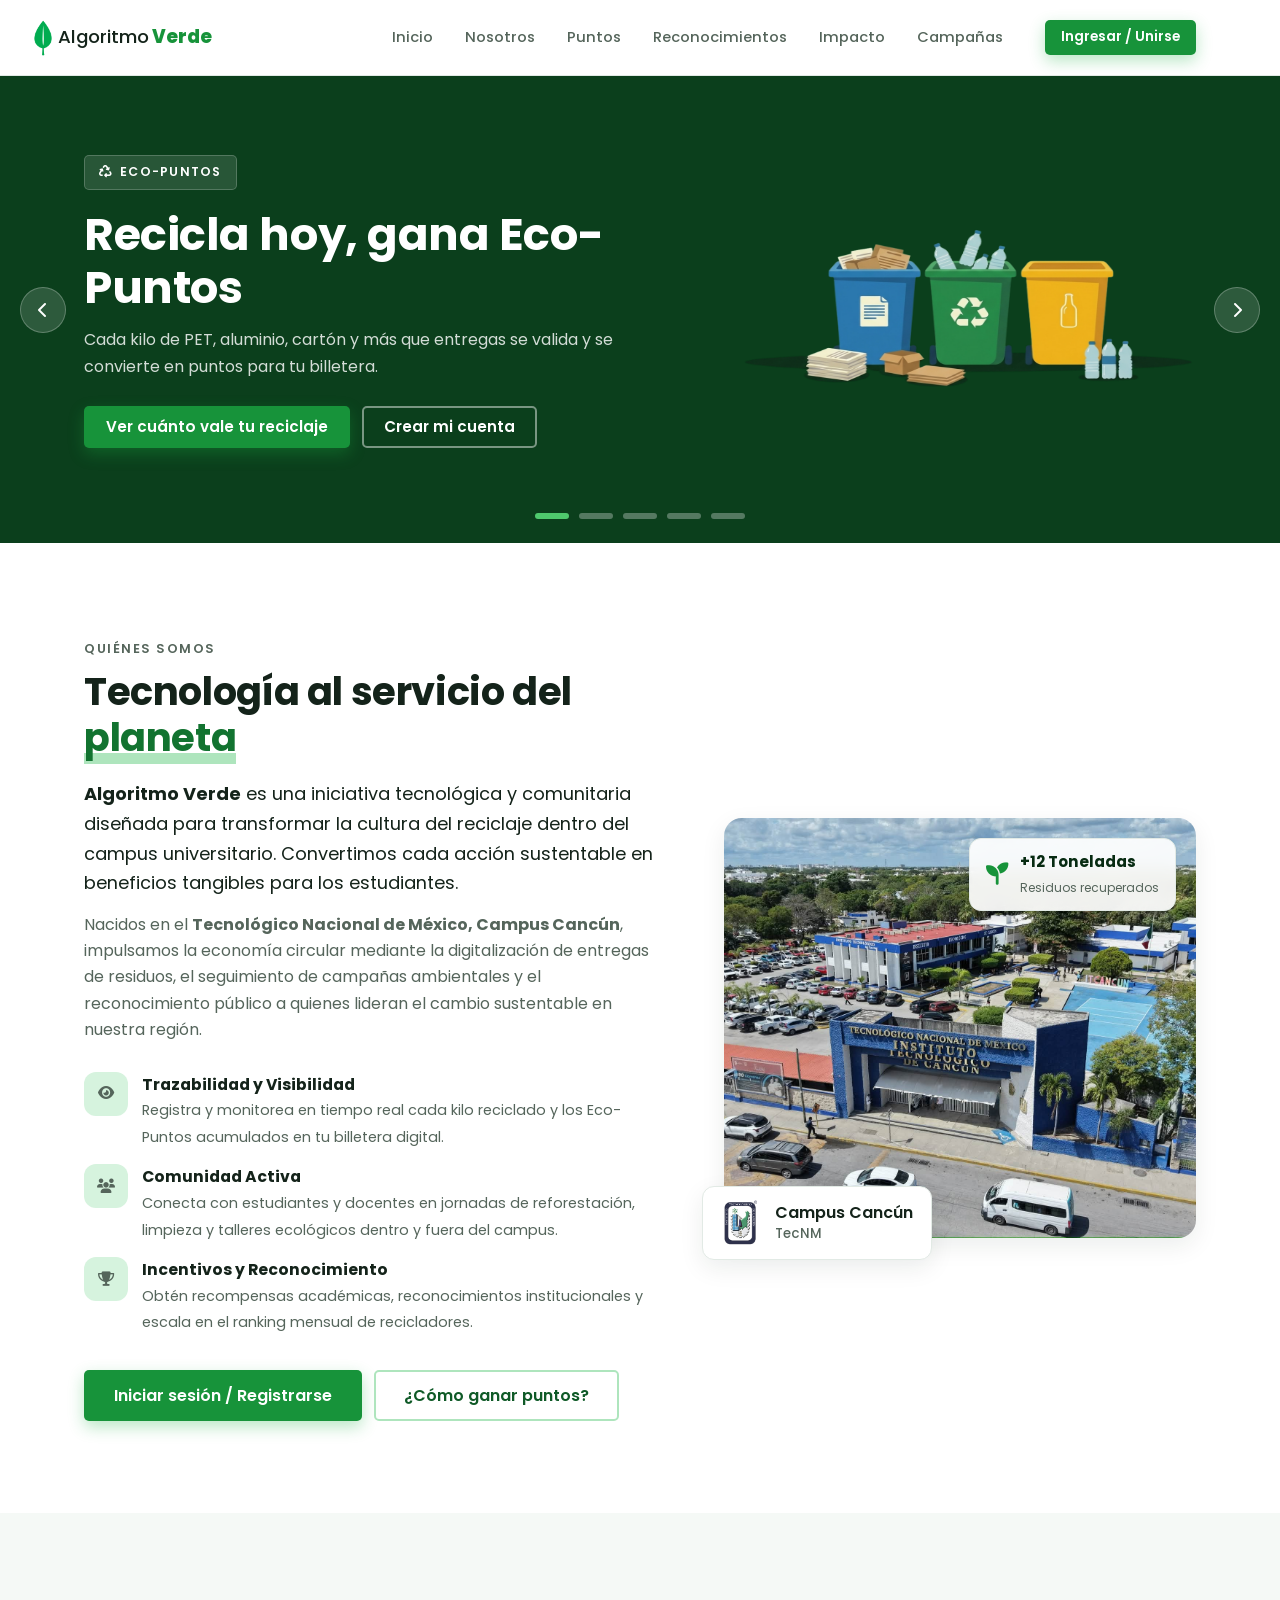
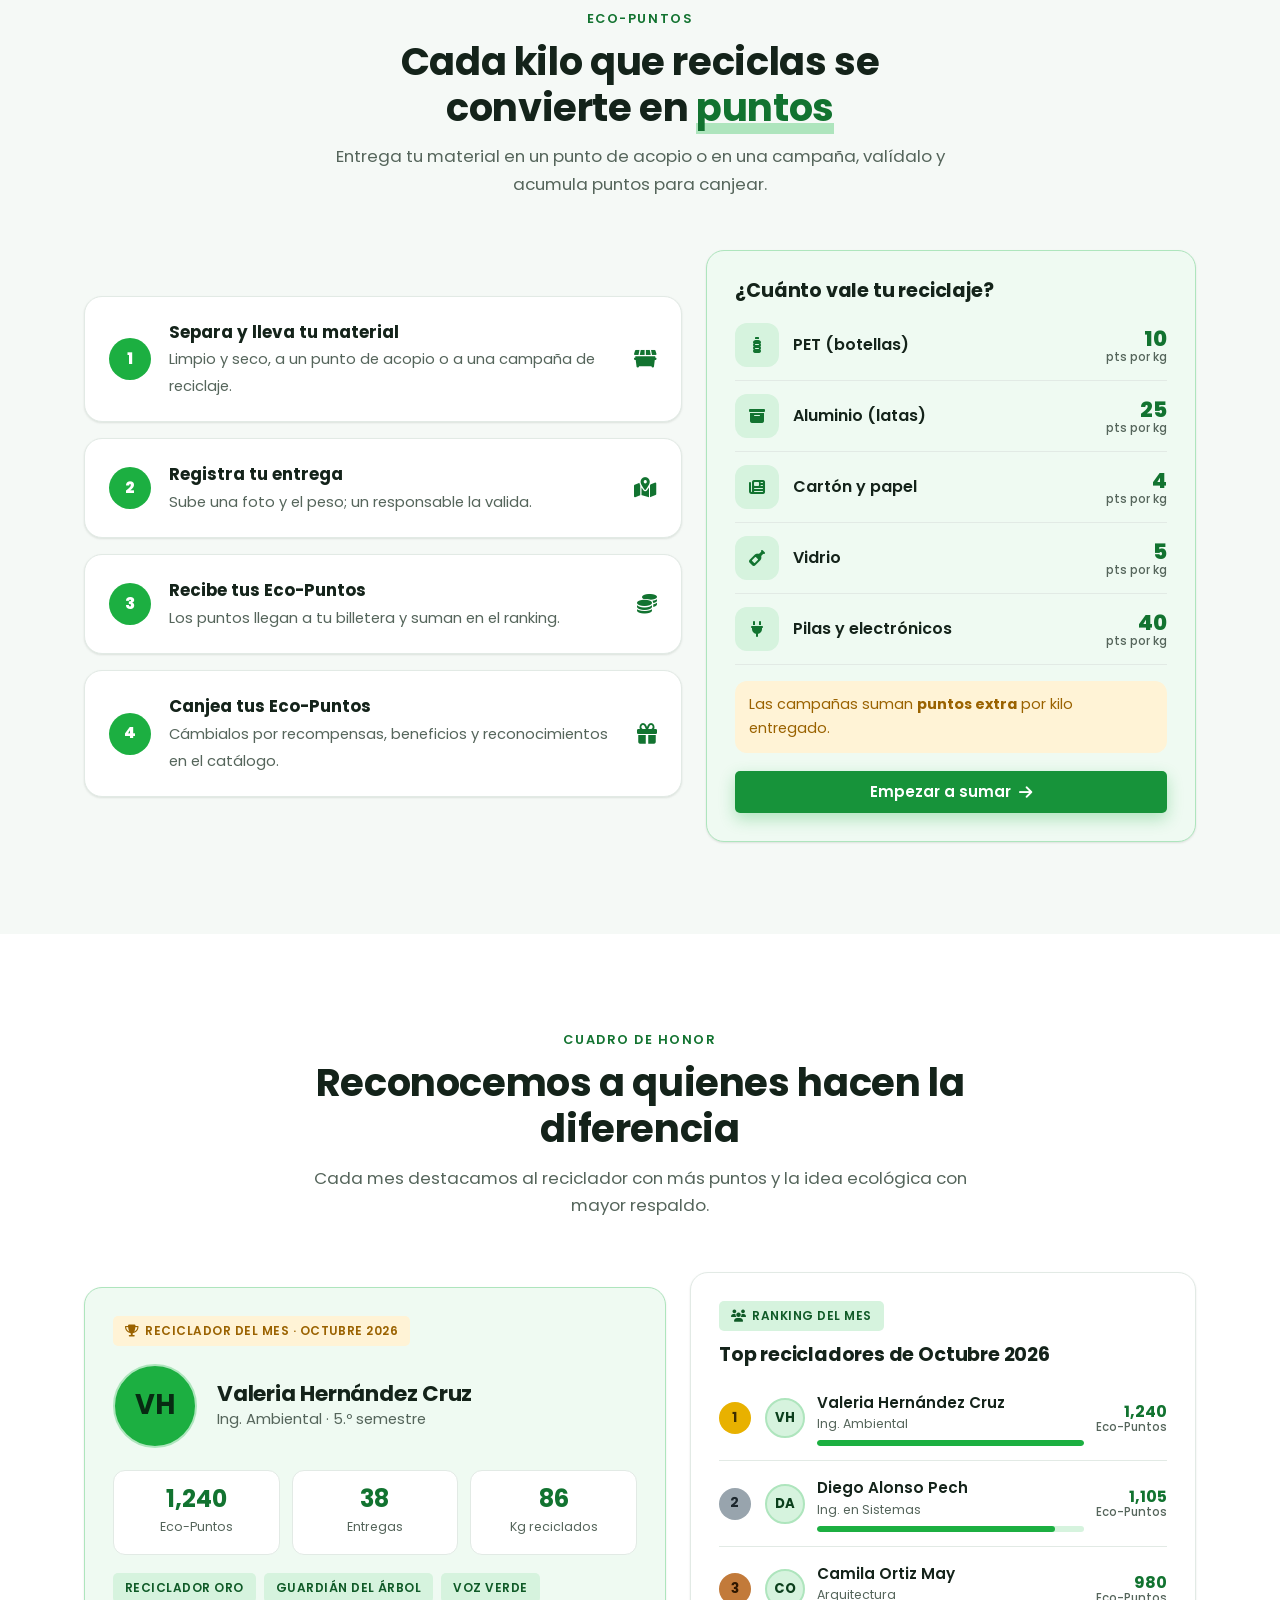
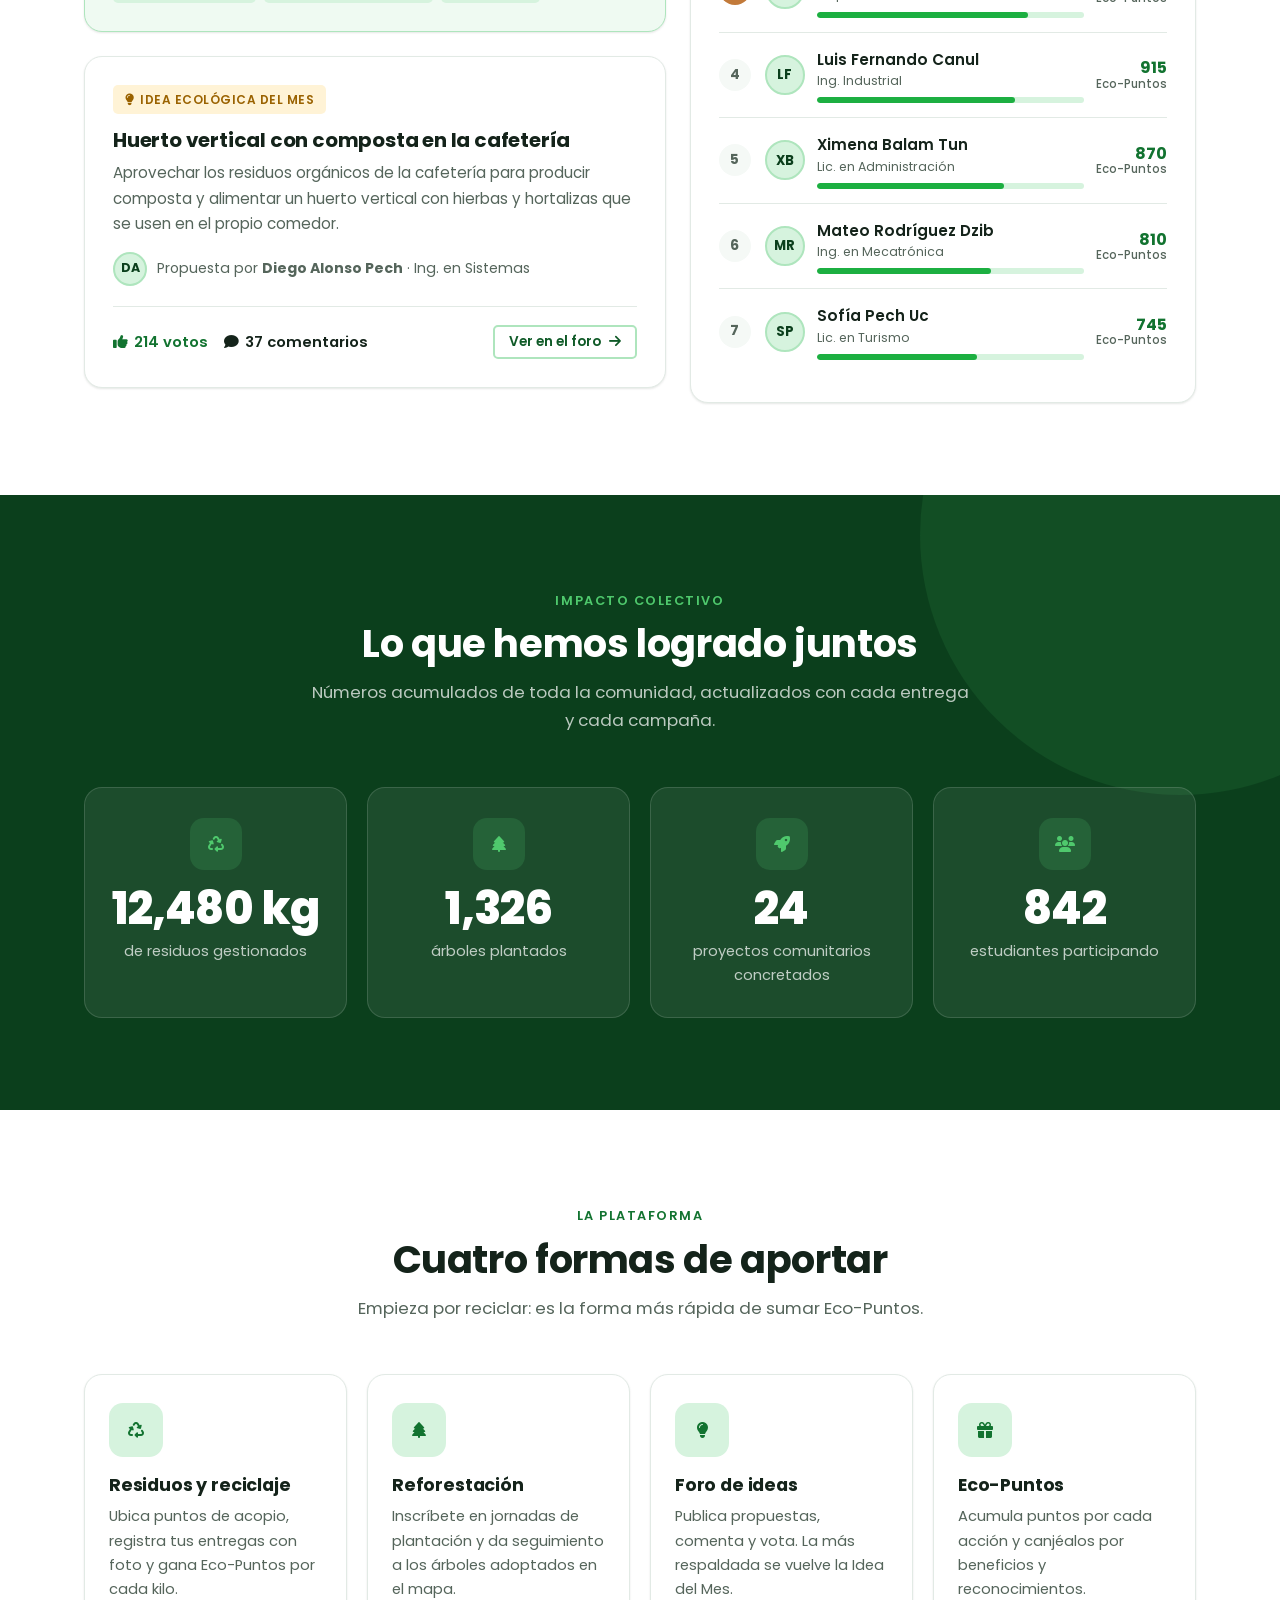
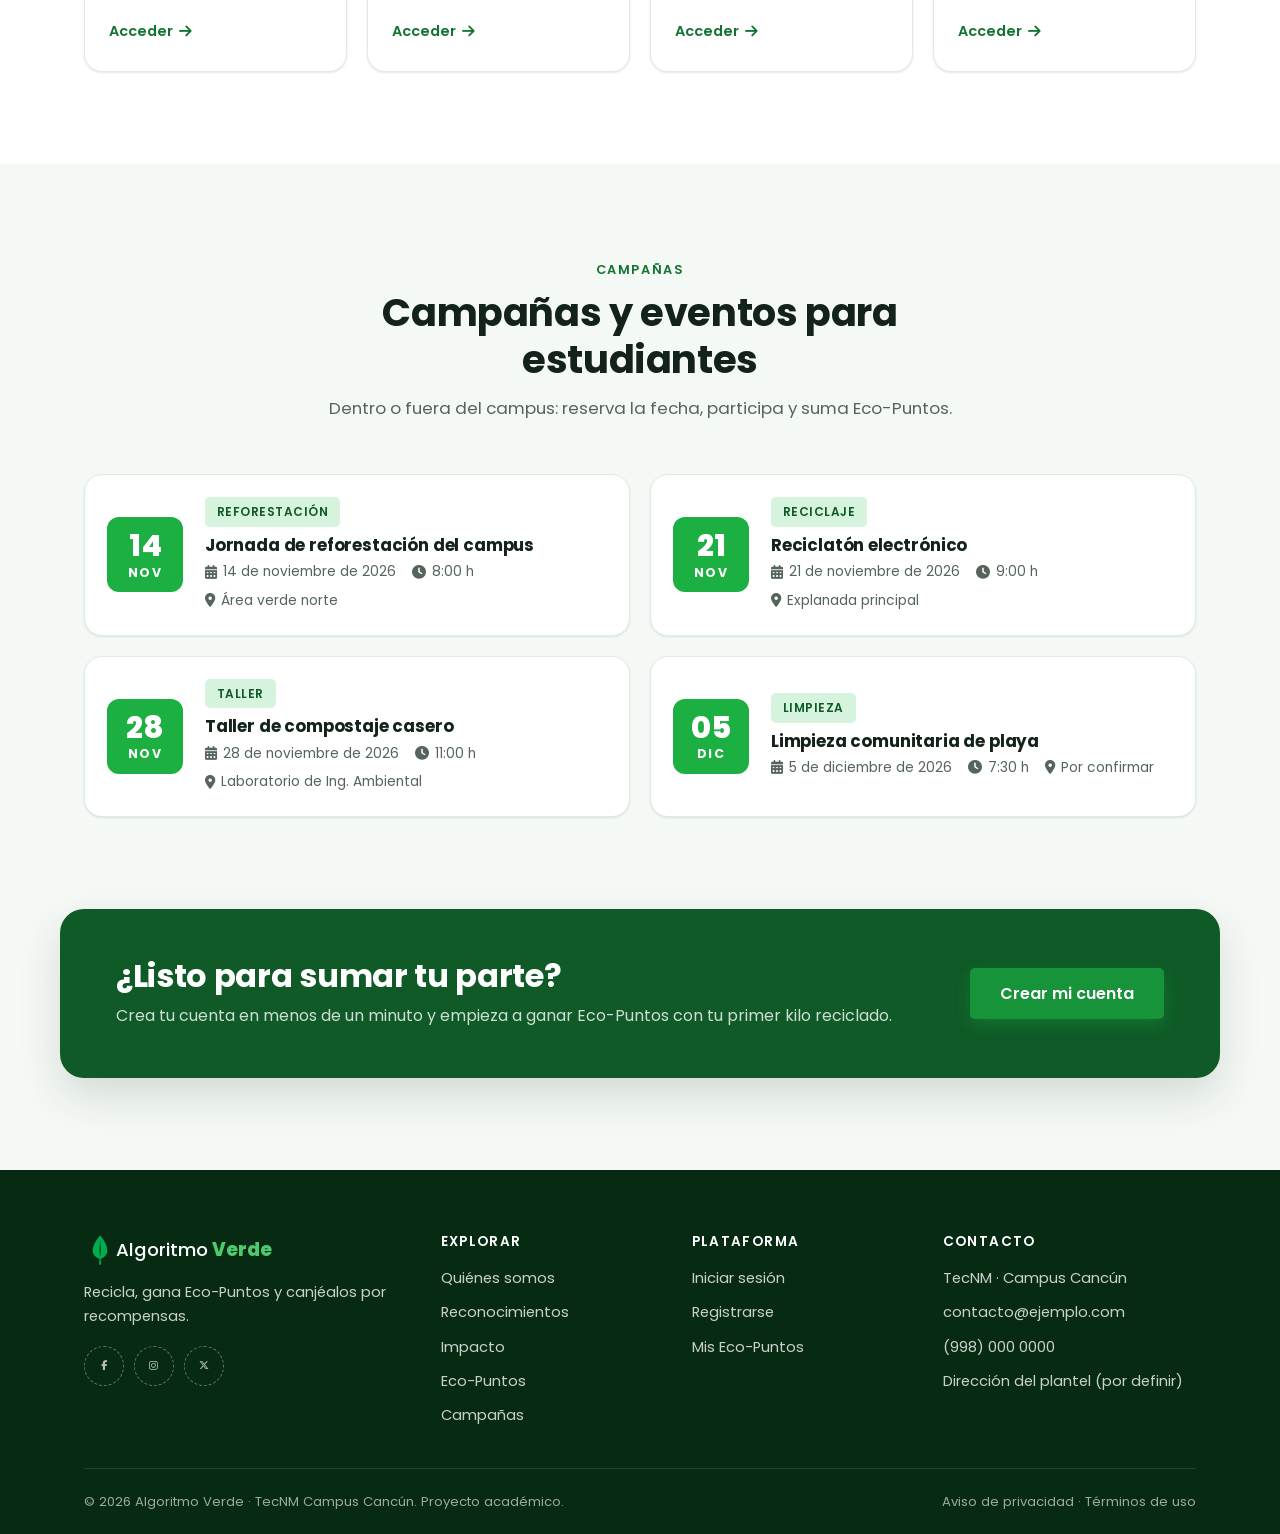
<file: index.html>
<!DOCTYPE html>
<html lang="es-MX">
<head>
  <meta charset="UTF-8">
  <meta name="viewport" content="width=device-width, initial-scale=1">
  <title>Algoritmo Verde</title>
  <meta name="description" content="Recicla, entrega tu material en puntos de acopio y campañas, y gana Eco-Puntos que puedes canjear por recompensas.">
  <link rel="icon" href="frontend/assets/icons/favicon.ico">

  <link rel="preconnect" href="https://fonts.googleapis.com">
  <link rel="preconnect" href="https://fonts.gstatic.com" crossorigin>
  <link href="https://fonts.googleapis.com/css2?family=Poppins:wght@400;500;600;700;800&display=swap" rel="stylesheet">
  <link rel="stylesheet" href="https://cdnjs.cloudflare.com/ajax/libs/font-awesome/6.5.1/css/all.min.css" integrity="sha512-DTOQO9RWCH3ppGqcWaEA1BIZOC6xxalwEsw9c2QQeAIftl+Vegovlnee1c9QX4TctnWMn13TZye+giMm8e2LwA==" crossorigin="anonymous" referrerpolicy="no-referrer" />
  <link rel="stylesheet" href="frontend/css/main.css">
  <script src="frontend/js/components/carrusel.js" defer></script>
</head>

<body>

  <a class="saltar-contenido" href="#quienes-somos">Saltar al contenido</a>

  <!-- ============ NAVBAR ============ -->
  <header class="navbar">
    <div class="contenedor navbar__inner">
      <a class="navbar__marca" href="#inicio" aria-label="Algoritmo Verde, ir al inicio">
        <img src="frontend/assets/icons/logo.png" alt="Algoritmo Verde Logo" class="navbar__logo-img">        
        <span>Algoritmo<b>Verde</b></span>
      </a>

      <nav class="navbar__menu" aria-label="Principal">
        <ul>
          <li><a class="navbar__enlace" href="#inicio">Inicio</a></li>
          <li><a class="navbar__enlace" href="#quienes-somos">Nosotros</a></li>
          <li><a class="navbar__enlace" href="#puntos">Puntos</a></li>
          <li><a class="navbar__enlace" href="#reconocimientos">Reconocimientos</a></li>
          <li><a class="navbar__enlace" href="#impacto">Impacto</a></li>
          <li><a class="navbar__enlace" href="#eventos">Campañas</a></li>
        </ul>
        <a class="btn btn--primario btn--sm" href="frontend/pages/auth/registro.html">Ingresar / Unirse</a>
      </nav>
    </div>
  </header>

  <main>
    <!-- ============ CARRUSEL ============ -->
    <section id="inicio" aria-label="Novedades">
      <div class="carrusel">
        <div class="carrusel__pista">

          <!-- SLIDE 1 -->
          <article class="carrusel__slide">
            <div class="contenedor carrusel__contenido">
              <div>
                <span class="carrusel__etiqueta"><i class="fa-solid fa-recycle"></i> Eco-Puntos</span>
                <h2 class="carrusel__titulo">Recicla hoy, gana Eco-Puntos</h2>
                <p class="carrusel__texto">Cada kilo de PET, aluminio, cartón y más que entregas se valida y se convierte en puntos para tu billetera.</p>
                <div class="carrusel__acciones">
                  <a class="btn btn--primario" href="#puntos">Ver cuánto vale tu reciclaje</a>
                  <a class="btn btn--claro" href="frontend/pages/auth/registro.html">Crear mi cuenta</a>
                </div>
              </div>
              <div class="carrusel__visual">
                <img src="frontend/assets/images/landing/Reciclaje.png" alt="Fotografía de contenedores de reciclaje" class="carrusel__img">
              </div>
            </div>
          </article>

          <!-- SLIDE 2 -->
          <article class="carrusel__slide">
            <div class="contenedor carrusel__contenido">
              <div>
                <span class="carrusel__etiqueta"><i class="fa-solid fa-gift"></i> Recompensas</span>
                <h2 class="carrusel__titulo">Canjea tus puntos por recompensas</h2>
                <p class="carrusel__texto">Artículos, constancias y beneficios te esperan en el catálogo de canje. Mientras más reciclas, más alto llegas.</p>
                <div class="carrusel__acciones">
                  <a class="btn btn--primario" href="frontend/pages/auth/login.html">Conocer recompensas</a>
                </div>
              </div>
              <div class="carrusel__visual">
                <img src="frontend/assets/images/landing/Productos.png" alt="Muestra del catálogo de recompensas" class="carrusel__img">
              </div>
            </div>
          </article>

          <!-- SLIDE 3 -->
          <article class="carrusel__slide">
            <div class="contenedor carrusel__contenido">
              <div>
                <span class="carrusel__etiqueta"><i class="fa-solid fa-calendar-days"></i> Campañas</span>
                <h2 class="carrusel__titulo">Campañas de reciclaje para estudiantes</h2>
                <p class="carrusel__texto">Dentro o fuera del campus: súmate a las campañas, entrega tu material y recibe puntos extra.</p>
                <div class="carrusel__acciones">
                  <a class="btn btn--primario" href="#eventos">Ver campañas</a>
                </div>
              </div>
              <div class="carrusel__visual">
                <img src="frontend/assets/images/landing/Campanias.png" alt="Cartel de la campaña de reciclaje" class="carrusel__img">
              </div>
            </div>
          </article>

          <!-- SLIDE 4 -->
          <article class="carrusel__slide">
            <div class="contenedor carrusel__contenido">
              <div>
                <span class="carrusel__etiqueta"><i class="fa-solid fa-trophy"></i> Ranking</span>
                <h2 class="carrusel__titulo">Sube en el ranking de recicladores</h2>
                <p class="carrusel__texto">Cada mes reconocemos a quienes más Eco-Puntos suman. ¿Serás el siguiente?</p>
                <div class="carrusel__acciones">
                  <a class="btn btn--primario" href="#reconocimientos">Ver el ranking</a>
                </div>
              </div>
              <div class="carrusel__visual">
                <img src="frontend/assets/images/landing/podio.png" alt="Ilustración del ranking mensual" class="carrusel__img">
              </div>
            </div>
          </article>

          <!-- SLIDE 5 -->
          <article class="carrusel__slide">
            <div class="contenedor carrusel__contenido">
              <div>
                <span class="carrusel__etiqueta"><i class="fa-solid fa-users"></i> Comunidad</span>
                <h2 class="carrusel__titulo">Más de 840 estudiantes ya reciclan con nosotros</h2>
                <p class="carrusel__texto">Estudiantes trabajando juntos por un entorno más sustentable. Tu aportación cuenta.</p>
                <div class="carrusel__acciones">
                  <a class="btn btn--primario" href="frontend/pages/auth/registro.html">Crear mi cuenta</a>
                </div>
              </div>
              <div class="carrusel__visual">
                <img src="frontend/assets/images/landing/Comunidad-reciclaje.png" alt="Fotografía grupal de la comunidad verde" class="carrusel__img">
              </div>
            </div>
          </article>

        </div>

        <button class="carrusel__flecha carrusel__flecha--prev" type="button" aria-label="Diapositiva anterior"><i class="fa-solid fa-chevron-left"></i></button>
        <button class="carrusel__flecha carrusel__flecha--next" type="button" aria-label="Diapositiva siguiente"><i class="fa-solid fa-chevron-right"></i></button>

        <div class="carrusel__puntos">
          <button class="carrusel__punto" type="button" aria-label="Ir a la diapositiva 1"></button>
          <button class="carrusel__punto" type="button" aria-label="Ir a la diapositiva 2"></button>
          <button class="carrusel__punto" type="button" aria-label="Ir a la diapositiva 3"></button>
          <button class="carrusel__punto" type="button" aria-label="Ir a la diapositiva 4"></button>
          <button class="carrusel__punto" type="button" aria-label="Ir a la diapositiva 5"></button>
        </div>
      </div>
    </section>

<!-- ============ QUIÉNES SOMOS ============ -->
    <section id="quienes-somos" class="seccion">
      <div class="contenedor quienes">
        <div class="quienes__texto">
          <p class="eyebrow">Quiénes somos</p>
          <h1 class="titulo-seccion">Tecnología al servicio del <span class="resaltado">planeta</span></h1>
          <p class="lead">
            <strong>Algoritmo Verde</strong> es una iniciativa tecnológica y comunitaria diseñada para transformar la cultura del reciclaje dentro del campus universitario. Convertimos cada acción sustentable en beneficios tangibles para los estudiantes.
          </p>
          <p>
            Nacidos en el <strong>Tecnológico Nacional de México, Campus Cancún</strong>, impulsamos la economía circular mediante la digitalización de entregas de residuos, el seguimiento de campañas ambientales y el reconocimiento público a quienes lideran el cambio sustentable en nuestra región.
          </p>

          <ul class="pilares">
            <li class="pilar">
              <span class="pilar__icono"><i class="fa-solid fa-eye"></i></span>
              <div>
                <strong>Trazabilidad y Visibilidad</strong>
                <span>Registra y monitorea en tiempo real cada kilo reciclado y los Eco-Puntos acumulados en tu billetera digital.</span>
              </div>
            </li>
            <li class="pilar">
              <span class="pilar__icono"><i class="fa-solid fa-users"></i></span>
              <div>
                <strong>Comunidad Activa</strong>
                <span>Conecta con estudiantes y docentes en jornadas de reforestación, limpieza y talleres ecológicos dentro y fuera del campus.</span>
              </div>
            </li>
            <li class="pilar">
              <span class="pilar__icono"><i class="fa-solid fa-trophy"></i></span>
              <div>
                <strong>Incentivos y Reconocimiento</strong>
                <span>Obtén recompensas académicas, reconocimientos institucionales y escala en el ranking mensual de recicladores.</span>
              </div>
            </li>
          </ul>

          <div class="quienes__cta">
            <a class="btn btn--primario btn--lg" href="frontend/pages/auth/login.html">Iniciar sesión / Registrarse</a>
            <a class="btn btn--secundario btn--lg" href="#puntos">¿Cómo ganar puntos?</a>
          </div>
        </div>

        <div class="quienes__visual">
          <div class="quienes__tarjeta-img">
            <img src="frontend/assets/images/landing/tecnmcanous.jpg" alt="Instalaciones del TecNM Campus Cancún y jornadas sustentables" class="quienes__img">
            <div class="quienes__badge-flotante">
              <i class="fa-solid fa-seedling"></i>
              <div>
                <strong>+12 Toneladas</strong>
                <small>Residuos recuperados</small>
              </div>
            </div>
          </div>
          
          <div class="sello">
            <img src="frontend/assets/icons/selloLogo.png" alt="Logo TecNM" class="sello__logo">
            <span>Campus Cancún<br><small>TecNM</small></span>
          </div>
        </div>
      </div>
    </section>

    <!-- ============ ECO-PUNTOS POR RECICLAR ============ -->
    <section id="puntos" class="seccion seccion--alt">
      <div class="contenedor">
        <header class="encabezado-seccion">
          <p class="eyebrow">Eco-Puntos</p>
          <h2 class="titulo-seccion">Cada kilo que reciclas se convierte en <span class="resaltado">puntos</span></h2>
          <p class="subtitulo">Entrega tu material en un punto de acopio o en una campaña, valídalo y acumula puntos para canjear.</p>
        </header>

        <div class="puntos">
          <ol class="pasos">
            <li class="paso"><span class="paso__num">1</span><div><strong>Separa y lleva tu material</strong><span>Limpio y seco, a un punto de acopio o a una campaña de reciclaje.</span></div><i class="fa-solid fa-dumpster paso__icono"></i></li>
            <li class="paso"><span class="paso__num">2</span><div><strong>Registra tu entrega</strong><span>Sube una foto y el peso; un responsable la valida.</span></div><i class="fa-solid fa-map-location-dot paso__icono"></i></li>
            <li class="paso"><span class="paso__num">3</span><div><strong>Recibe tus Eco-Puntos</strong><span>Los puntos llegan a tu billetera y suman en el ranking.</span></div><i class="fa-solid fa-coins paso__icono"></i></li>
            <li class="paso"><span class="paso__num">4</span><div><strong>Canjea tus Eco-Puntos</strong><span>Cámbialos por recompensas, beneficios y reconocimientos en el catálogo.</span></div><i class="fa-solid fa-gift paso__icono"></i></li>
          </ol>

          <aside class="card tabla-puntos" aria-label="Equivalencia de puntos por material">
            <h3>¿Cuánto vale tu reciclaje?</h3>
            <ul>
              <li class="tabla-puntos__fila"><span class="tabla-puntos__icono"><i class="fa-solid fa-bottle-water"></i></span><span class="tabla-puntos__nombre">PET (botellas)</span><span class="tabla-puntos__pts">10<small>pts por kg</small></span></li>
              <li class="tabla-puntos__fila"><span class="tabla-puntos__icono"><i class="fa-solid fa-box-archive"></i></span><span class="tabla-puntos__nombre">Aluminio (latas)</span><span class="tabla-puntos__pts">25<small>pts por kg</small></span></li>
              <li class="tabla-puntos__fila"><span class="tabla-puntos__icono"><i class="fa-solid fa-newspaper"></i></span><span class="tabla-puntos__nombre">Cartón y papel</span><span class="tabla-puntos__pts">4<small>pts por kg</small></span></li>
              <li class="tabla-puntos__fila"><span class="tabla-puntos__icono"><i class="fa-solid fa-wine-bottle"></i></span><span class="tabla-puntos__nombre">Vidrio</span><span class="tabla-puntos__pts">5<small>pts por kg</small></span></li>
              <li class="tabla-puntos__fila"><span class="tabla-puntos__icono"><i class="fa-solid fa-plug"></i></span><span class="tabla-puntos__nombre">Pilas y electrónicos</span><span class="tabla-puntos__pts">40<small>pts por kg</small></span></li>
            </ul>
            <p class="tabla-puntos__nota">Las campañas suman <strong>puntos extra</strong> por kilo entregado.</p>
            <a class="btn btn--primario" href="frontend/pages/auth/registro.html">Empezar a sumar <i class="fa-solid fa-arrow-right"></i></a>
          </aside>
        </div>
      </div>
    </section>

    <!-- ============ RECONOCIMIENTOS ============ -->
    <section id="reconocimientos" class="seccion">
      <div class="contenedor">
        <header class="encabezado-seccion">
          <p class="eyebrow">Cuadro de honor</p>
          <h2 class="titulo-seccion">Reconocemos a quienes hacen la diferencia</h2>
          <p class="subtitulo">Cada mes destacamos al reciclador con más puntos y la idea ecológica con mayor respaldo.</p>
        </header>

        <div class="reconocimientos">
          <div class="reconocimientos__col">

            <!-- Usuario del mes -->
            <article class="card card--destacada">
              <span class="etiqueta etiqueta--acento"><i class="fa-solid fa-trophy"></i> Reciclador del mes · Octubre 2026</span>
              <div class="usuario-mes__cabecera">
                <span class="avatar">VH</span>
                <div>
                  <h3 class="usuario-mes__nombre">Valeria Hernández Cruz</h3>
                  <p class="usuario-mes__carrera">Ing. Ambiental · 5.º semestre</p>
                </div>
              </div>
              <div class="stats-fila">
                <div class="stat-mini"><strong>1,240</strong><span>Eco-Puntos</span></div>
                <div class="stat-mini"><strong>38</strong><span>Entregas</span></div>
                <div class="stat-mini"><strong>86</strong><span>Kg reciclados</span></div>
              </div>
              <div class="medallas">
                <span class="etiqueta">Reciclador oro</span>
                <span class="etiqueta">Guardián del árbol</span>
                <span class="etiqueta">Voz verde</span>
              </div>
            </article>

            <!-- Idea del mes -->
            <article class="card">
              <span class="etiqueta etiqueta--acento"><i class="fa-solid fa-lightbulb"></i> Idea ecológica del mes</span>
              <h3 class="idea__titulo">Huerto vertical con composta en la cafetería</h3>
              <p class="idea__texto">Aprovechar los residuos orgánicos de la cafetería para producir composta y alimentar un huerto vertical con hierbas y hortalizas que se usen en el propio comedor.</p>
              <div class="idea__autor">
                <span class="avatar">DA</span>
                <span>Propuesta por <strong>Diego Alonso Pech</strong> · Ing. en Sistemas</span>
              </div>
              <div class="idea__pie">
                <div class="idea__votos">
                  <span><i class="fa-solid fa-thumbs-up"></i> 214 votos</span>
                  <span><i class="fa-solid fa-comment"></i> 37 comentarios</span>
                </div>
                <a class="btn btn--secundario btn--sm" href="frontend/pages/auth/login.html">Ver en el foro <i class="fa-solid fa-arrow-right"></i></a>
              </div>
            </article>
          </div>

          <!-- Ranking -->
          <aside class="card" aria-label="Ranking del mes">
            <div class="ranking__cabecera">
              <span class="etiqueta"><i class="fa-solid fa-users"></i> Ranking del mes</span>
              <h3>Top recicladores de Octubre 2026</h3>
            </div>
            <ol class="ranking__lista">
              <li class="ranking__fila">
                <span class="ranking__pos">1</span>
                <span class="avatar">VH</span>
                <div>
                  <span class="ranking__nombre">Valeria Hernández Cruz<span class="ranking__carrera">Ing. Ambiental</span></span>
                  <div class="ranking__barra"><i style="width:100%"></i></div>
                </div>
                <span class="ranking__puntos">1,240<small>Eco-Puntos</small></span>
              </li>
              <li class="ranking__fila">
                <span class="ranking__pos">2</span>
                <span class="avatar">DA</span>
                <div>
                  <span class="ranking__nombre">Diego Alonso Pech<span class="ranking__carrera">Ing. en Sistemas</span></span>
                  <div class="ranking__barra"><i style="width:89%"></i></div>
                </div>
                <span class="ranking__puntos">1,105<small>Eco-Puntos</small></span>
              </li>
              <li class="ranking__fila">
                <span class="ranking__pos">3</span>
                <span class="avatar">CO</span>
                <div>
                  <span class="ranking__nombre">Camila Ortiz May<span class="ranking__carrera">Arquitectura</span></span>
                  <div class="ranking__barra"><i style="width:79%"></i></div>
                </div>
                <span class="ranking__puntos">980<small>Eco-Puntos</small></span>
              </li>
              <li class="ranking__fila">
                <span class="ranking__pos">4</span>
                <span class="avatar">LF</span>
                <div>
                  <span class="ranking__nombre">Luis Fernando Canul<span class="ranking__carrera">Ing. Industrial</span></span>
                  <div class="ranking__barra"><i style="width:74%"></i></div>
                </div>
                <span class="ranking__puntos">915<small>Eco-Puntos</small></span>
              </li>
              <li class="ranking__fila">
                <span class="ranking__pos">5</span>
                <span class="avatar">XB</span>
                <div>
                  <span class="ranking__nombre">Ximena Balam Tun<span class="ranking__carrera">Lic. en Administración</span></span>
                  <div class="ranking__barra"><i style="width:70%"></i></div>
                </div>
                <span class="ranking__puntos">870<small>Eco-Puntos</small></span>
              </li>
              <li class="ranking__fila">
                <span class="ranking__pos">6</span>
                <span class="avatar">MR</span>
                <div>
                  <span class="ranking__nombre">Mateo Rodríguez Dzib<span class="ranking__carrera">Ing. en Mecatrónica</span></span>
                  <div class="ranking__barra"><i style="width:65%"></i></div>
                </div>
                <span class="ranking__puntos">810<small>Eco-Puntos</small></span>
              </li>
              <li class="ranking__fila">
                <span class="ranking__pos">7</span>
                <span class="avatar">SP</span>
                <div>
                  <span class="ranking__nombre">Sofía Pech Uc<span class="ranking__carrera">Lic. en Turismo</span></span>
                  <div class="ranking__barra"><i style="width:60%"></i></div>
                </div>
                <span class="ranking__puntos">745<small>Eco-Puntos</small></span>
              </li>
            </ol>
          </aside>
        </div>
      </div>
    </section>

    <!-- ============ MÉTRICAS DE IMPACTO ============ -->
    <section id="impacto" class="seccion seccion--oscura">
      <div class="contenedor">
        <header class="encabezado-seccion encabezado-seccion--claro">
          <p class="eyebrow eyebrow--claro">Impacto colectivo</p>
          <h2 class="titulo-seccion">Lo que hemos logrado juntos</h2>
          <p class="subtitulo">Números acumulados de toda la comunidad, actualizados con cada entrega y cada campaña.</p>
        </header>

        <div class="metricas">
          <div class="metrica">
            <span class="metrica__icono"><i class="fa-solid fa-recycle"></i></span>
            <span class="metrica__valor">12,480 kg</span>
            <span class="metrica__etiqueta">de residuos gestionados</span>
          </div>
          <div class="metrica">
            <span class="metrica__icono"><i class="fa-solid fa-tree"></i></span>
            <span class="metrica__valor">1,326</span>
            <span class="metrica__etiqueta">árboles plantados</span>
          </div>
          <div class="metrica">
            <span class="metrica__icono"><i class="fa-solid fa-rocket"></i></span>
            <span class="metrica__valor">24</span>
            <span class="metrica__etiqueta">proyectos comunitarios concretados</span>
          </div>
          <div class="metrica">
            <span class="metrica__icono"><i class="fa-solid fa-users"></i></span>
            <span class="metrica__valor">842</span>
            <span class="metrica__etiqueta">estudiantes participando</span>
          </div>
        </div>
      </div>
    </section>

    <!-- ============ MÓDULOS ============ -->
    <section id="modulos" class="seccion">
      <div class="contenedor">
        <header class="encabezado-seccion">
          <p class="eyebrow">La plataforma</p>
          <h2 class="titulo-seccion">Cuatro formas de aportar</h2>
          <p class="subtitulo">Empieza por reciclar: es la forma más rápida de sumar Eco-Puntos.</p>
        </header>

        <div class="modulos">
          <a class="card modulo" href="frontend/pages/auth/login.html">
            <span class="modulo__icono"><i class="fa-solid fa-recycle"></i></span>
            <h3>Residuos y reciclaje</h3>
            <p>Ubica puntos de acopio, registra tus entregas con foto y gana Eco-Puntos por cada kilo.</p>
            <span class="modulo__enlace">Acceder <i class="fa-solid fa-arrow-right"></i></span>
          </a>
          <a class="card modulo" href="frontend/pages/auth/login.html">
            <span class="modulo__icono"><i class="fa-solid fa-tree"></i></span>
            <h3>Reforestación</h3>
            <p>Inscríbete en jornadas de plantación y da seguimiento a los árboles adoptados en el mapa.</p>
            <span class="modulo__enlace">Acceder <i class="fa-solid fa-arrow-right"></i></span>
          </a>
          <a class="card modulo" href="frontend/pages/auth/login.html">
            <span class="modulo__icono"><i class="fa-solid fa-lightbulb"></i></span>
            <h3>Foro de ideas</h3>
            <p>Publica propuestas, comenta y vota. La más respaldada se vuelve la Idea del Mes.</p>
            <span class="modulo__enlace">Acceder <i class="fa-solid fa-arrow-right"></i></span>
          </a>
          <a class="card modulo" href="frontend/pages/auth/login.html">
            <span class="modulo__icono"><i class="fa-solid fa-gift"></i></span>
            <h3>Eco-Puntos</h3>
            <p>Acumula puntos por cada acción y canjéalos por beneficios y reconocimientos.</p>
            <span class="modulo__enlace">Acceder <i class="fa-solid fa-arrow-right"></i></span>
          </a>
        </div>
      </div>
    </section>

    <!-- ============ EVENTOS ============ -->
    <section id="eventos" class="seccion seccion--alt">
      <div class="contenedor">
        <header class="encabezado-seccion">
          <p class="eyebrow">Campañas</p>
          <h2 class="titulo-seccion">Campañas y eventos para estudiantes</h2>
          <p class="subtitulo">Dentro o fuera del campus: reserva la fecha, participa y suma Eco-Puntos.</p>
        </header>

        <div class="eventos">
          <article class="card evento">
            <div class="evento__fecha"><strong>14</strong><span>NOV</span></div>
            <div class="evento__info">
              <span class="etiqueta">Reforestación</span>
              <h3>Jornada de reforestación del campus</h3>
              <div class="evento__meta">
                <span><i class="fa-solid fa-calendar-days"></i> 14 de noviembre de 2026</span>
                <span><i class="fa-solid fa-clock"></i> 8:00 h</span>
                <span><i class="fa-solid fa-location-dot"></i> Área verde norte</span>
              </div>
            </div>
          </article>

          <article class="card evento">
            <div class="evento__fecha"><strong>21</strong><span>NOV</span></div>
            <div class="evento__info">
              <span class="etiqueta">Reciclaje</span>
              <h3>Reciclatón electrónico</h3>
              <div class="evento__meta">
                <span><i class="fa-solid fa-calendar-days"></i> 21 de noviembre de 2026</span>
                <span><i class="fa-solid fa-clock"></i> 9:00 h</span>
                <span><i class="fa-solid fa-location-dot"></i> Explanada principal</span>
              </div>
            </div>
          </article>

          <article class="card evento">
            <div class="evento__fecha"><strong>28</strong><span>NOV</span></div>
            <div class="evento__info">
              <span class="etiqueta">Taller</span>
              <h3>Taller de compostaje casero</h3>
              <div class="evento__meta">
                <span><i class="fa-solid fa-calendar-days"></i> 28 de noviembre de 2026</span>
                <span><i class="fa-solid fa-clock"></i> 11:00 h</span>
                <span><i class="fa-solid fa-location-dot"></i> Laboratorio de Ing. Ambiental</span>
              </div>
            </div>
          </article>

          <article class="card evento">
            <div class="evento__fecha"><strong>05</strong><span>DIC</span></div>
            <div class="evento__info">
              <span class="etiqueta">Limpieza</span>
              <h3>Limpieza comunitaria de playa</h3>
              <div class="evento__meta">
                <span><i class="fa-solid fa-calendar-days"></i> 5 de diciembre de 2026</span>
                <span><i class="fa-solid fa-clock"></i> 7:30 h</span>
                <span><i class="fa-solid fa-location-dot"></i> Por confirmar</span>
              </div>
            </div>
          </article>
        </div>
      </div>
    </section>

    <!-- ============ CTA FINAL ============ -->
    <section class="seccion seccion--cta">
      <div class="contenedor cta-final">
        <div>
          <h2>¿Listo para sumar tu parte?</h2>
          <p>Crea tu cuenta en menos de un minuto y empieza a ganar Eco-Puntos con tu primer kilo reciclado.</p>
        </div>
        <a class="btn btn--primario btn--lg" href="frontend/pages/auth/registro.html">Crear mi cuenta</a>
      </div>
    </section>
  </main>

  <!-- ============ FOOTER ============ -->
  <footer class="footer">
    <div class="contenedor">
      <div class="footer__grid">
        <div>
          <div class="footer__marca">
            <img src="frontend/assets/icons/logo.png" alt="Algoritmo Verde Logo" class="footer__logo-img">
            <span>Algoritmo<b>Verde</b></span>
          </div>
          <p>Recicla, gana Eco-Puntos y canjéalos por recompensas.</p>
          <div class="footer__redes">
            <a href="#" class="footer__red" title="Facebook" aria-label="Facebook"><i class="fa-brands fa-facebook-f"></i></a>
            <a href="#" class="footer__red" title="Instagram" aria-label="Instagram"><i class="fa-brands fa-instagram"></i></a>
            <a href="#" class="footer__red" title="X (Twitter)" aria-label="X"><i class="fa-brands fa-x-twitter"></i></a>
          </div>
        </div>

        <div>
          <h4 class="footer__titulo">Explorar</h4>
          <ul class="footer__lista">
            <li><a href="#quienes-somos">Quiénes somos</a></li>
            <li><a href="#reconocimientos">Reconocimientos</a></li>
            <li><a href="#impacto">Impacto</a></li>
            <li><a href="#puntos">Eco-Puntos</a></li>
            <li><a href="#eventos">Campañas</a></li>
          </ul>
        </div>

        <div>
          <h4 class="footer__titulo">Plataforma</h4>
          <ul class="footer__lista">
            <li><a href="frontend/pages/auth/login.html">Iniciar sesión</a></li>
            <li><a href="frontend/pages/auth/registro.html">Registrarse</a></li>
            <li><a href="frontend/pages/auth/login.html">Mis Eco-Puntos</a></li>
          </ul>
        </div>

        <div>
          <h4 class="footer__titulo">Contacto</h4>
          <ul class="footer__lista">
            <li>TecNM · Campus Cancún</li>
            <li>contacto@ejemplo.com</li>
            <li>(998) 000 0000</li>
            <li>Dirección del plantel (por definir)</li>
          </ul>
        </div>
      </div>

      <div class="footer__base">
        <span>© 2026 Algoritmo Verde · TecNM Campus Cancún. Proyecto académico.</span>
        <span><a href="#">Aviso de privacidad</a> · <a href="#">Términos de uso</a></span>
      </div>
    </div>
  </footer>

</body>
</html>
</file>
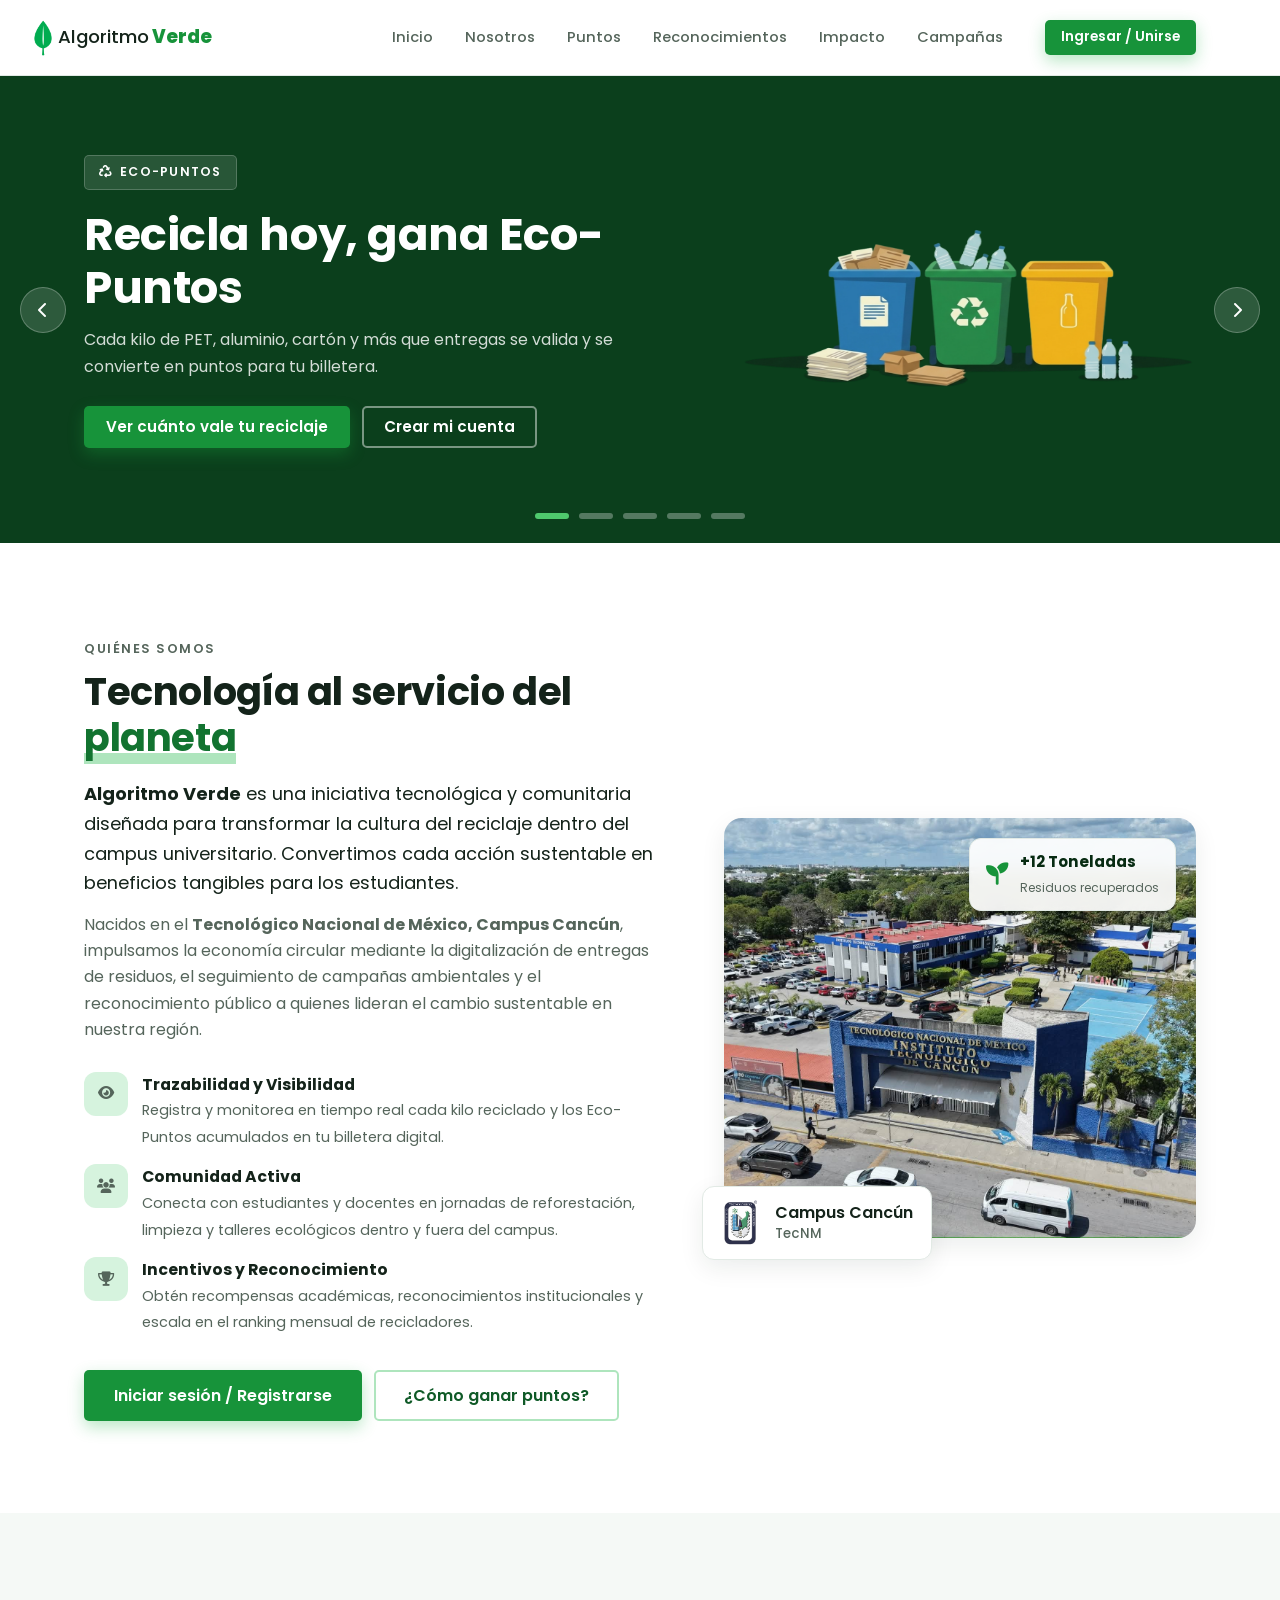
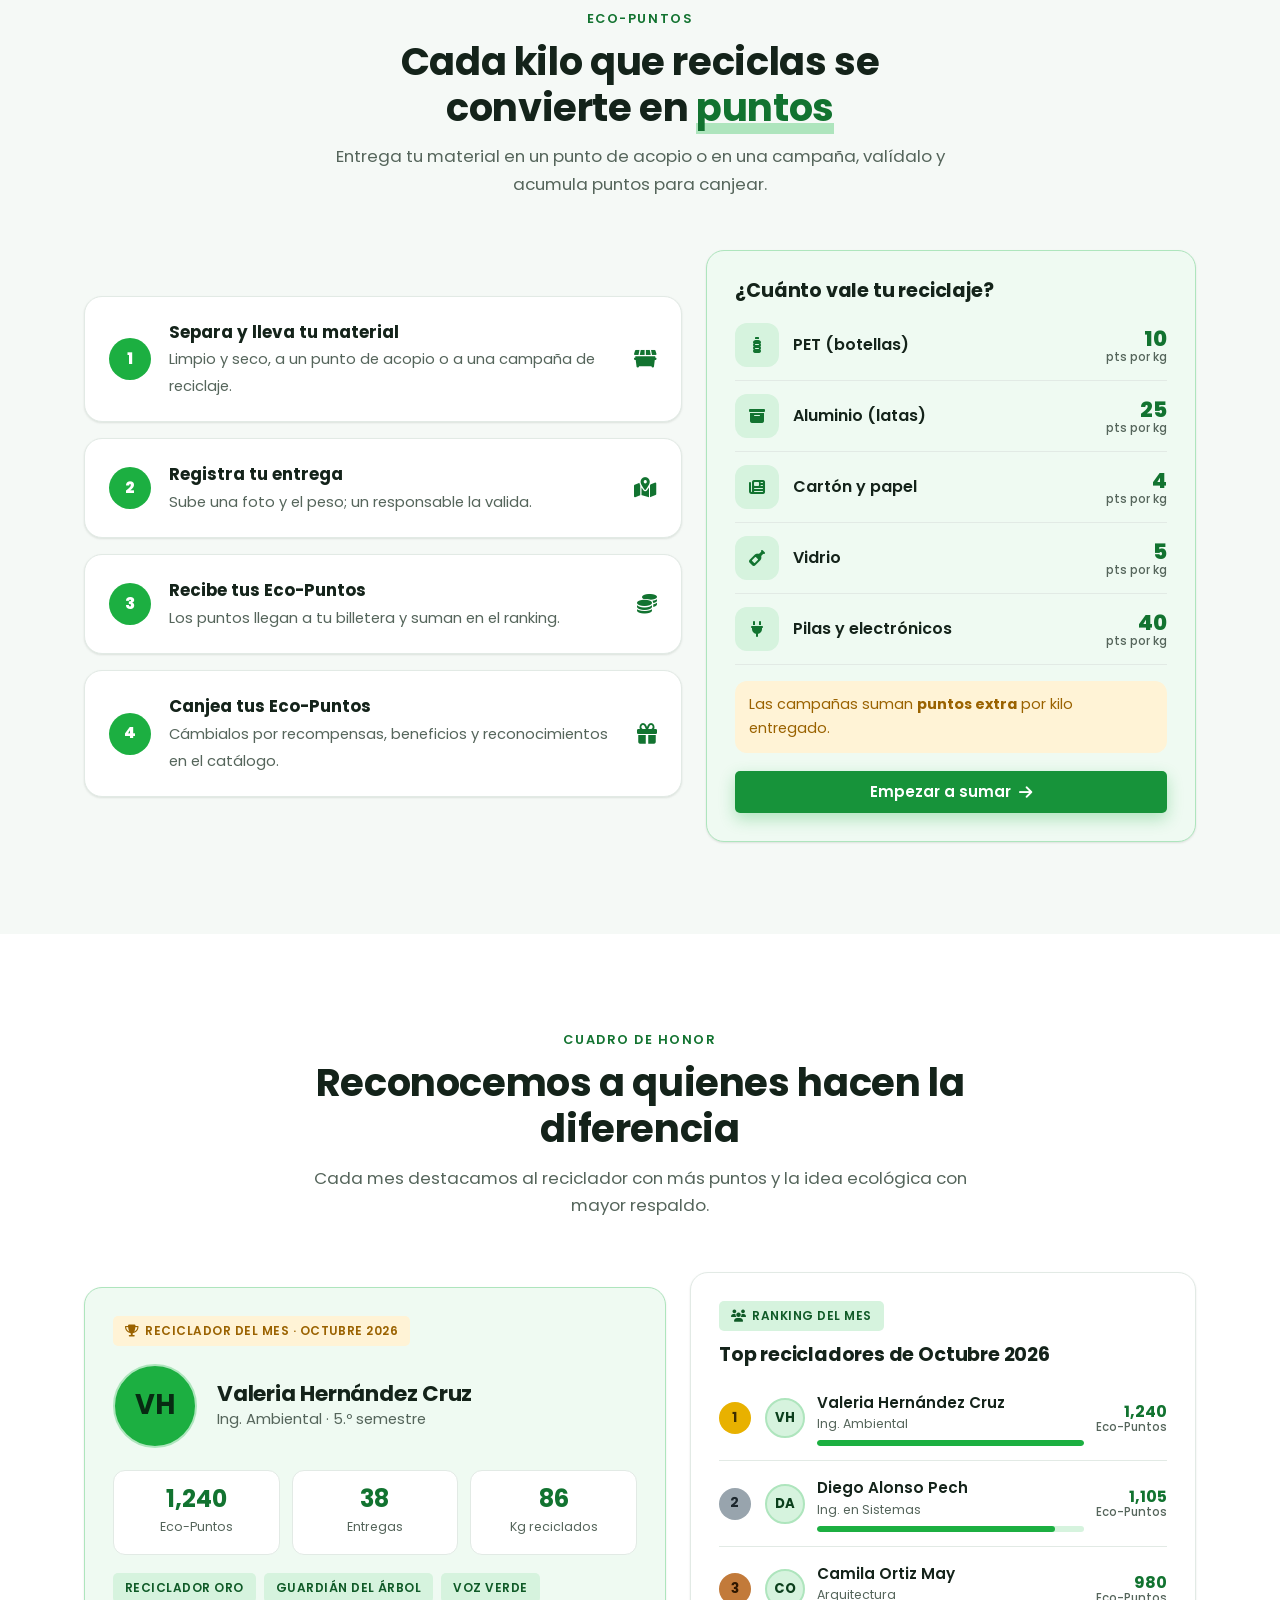
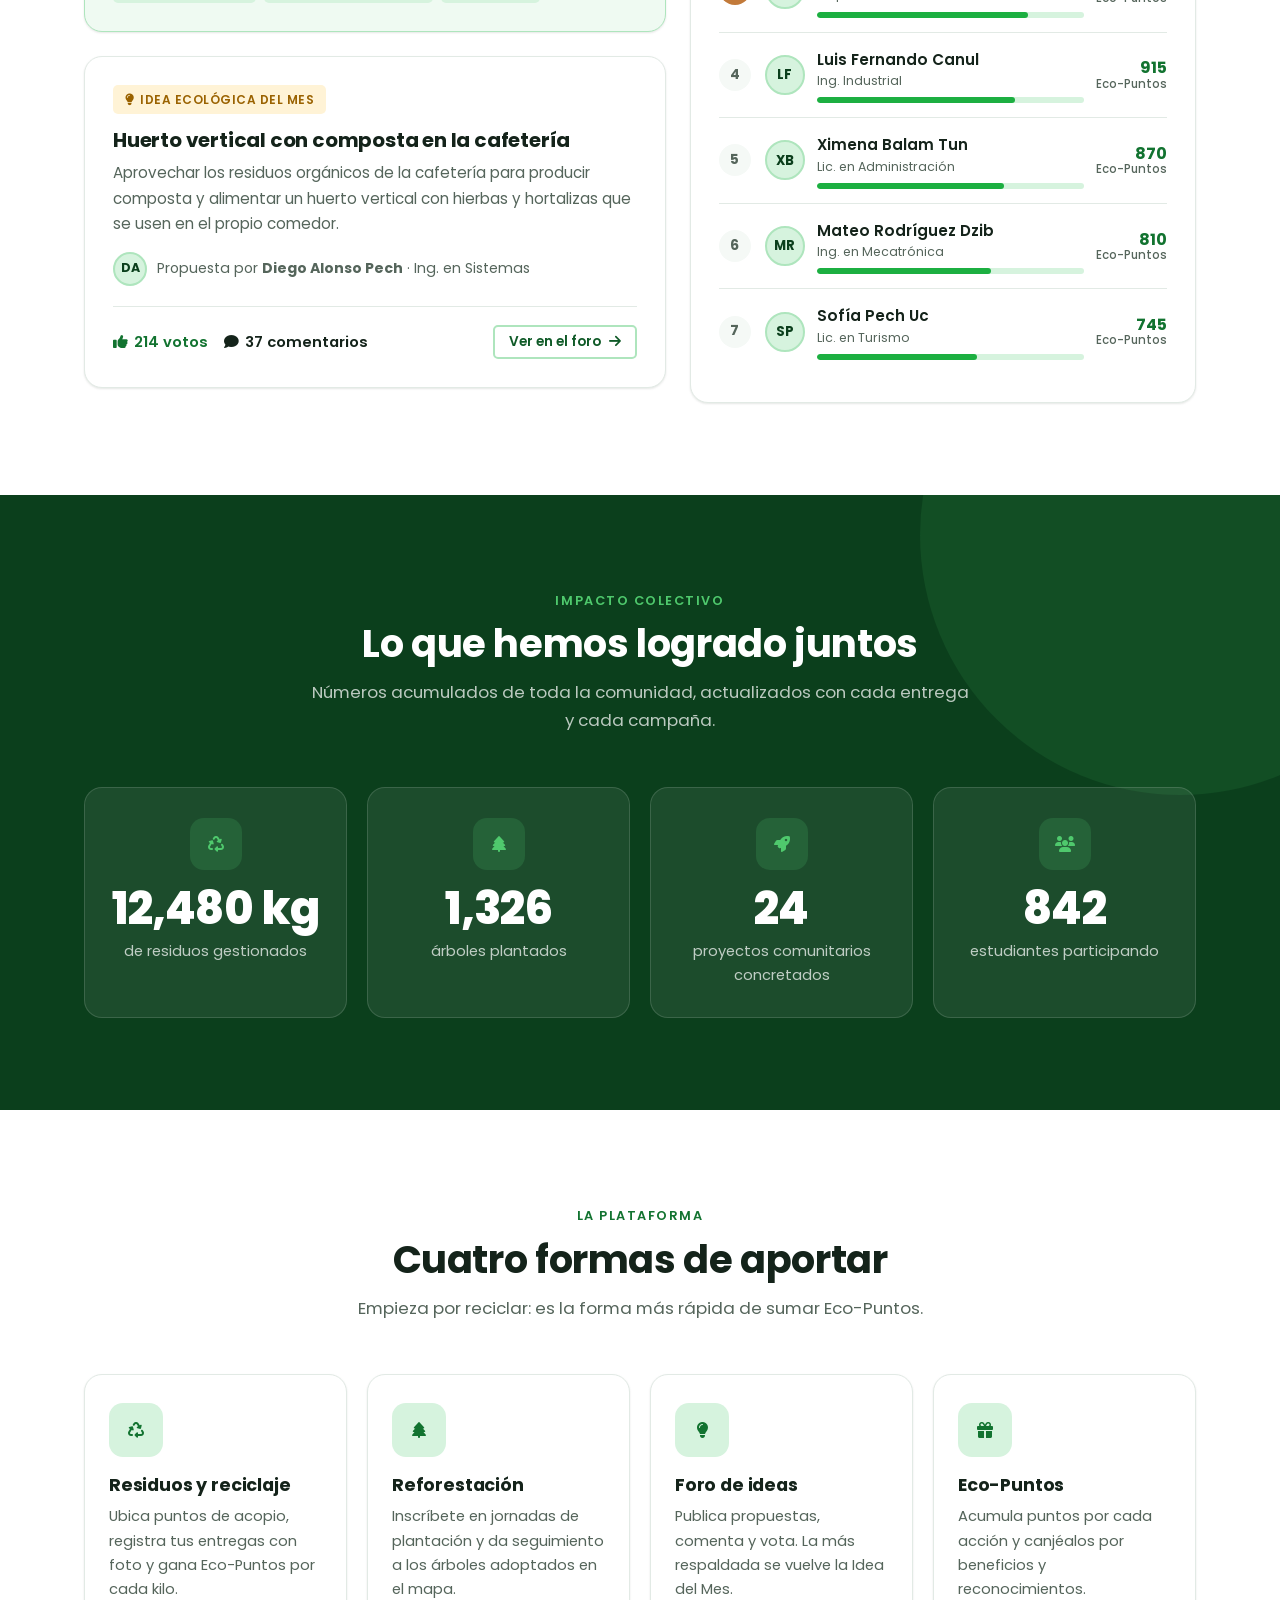
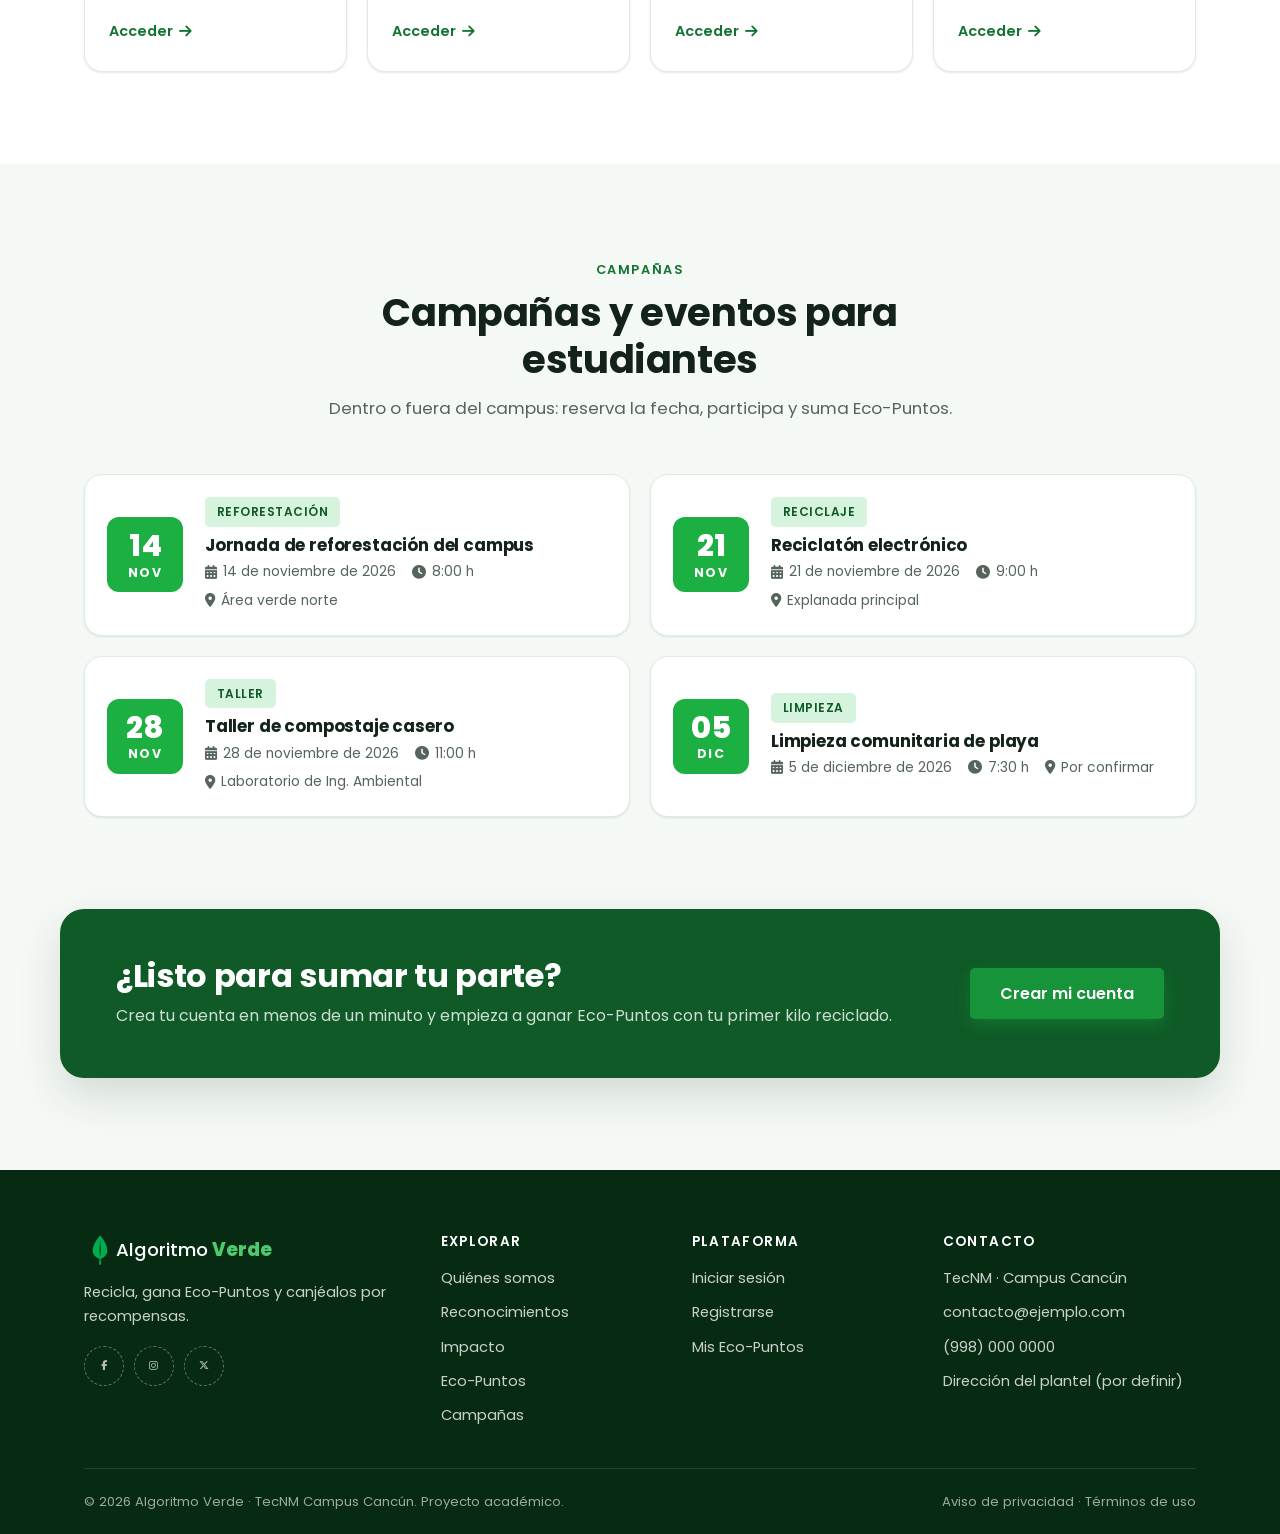
<file: frontend/index.html>
<!DOCTYPE html>
<html lang="es-MX">
<head>
  <meta charset="UTF-8">
  <meta name="viewport" content="width=device-width, initial-scale=1">
  <title>Algoritmo Verde</title>
  <meta name="description" content="Recicla, entrega tu material en puntos de acopio y campañas, y gana Eco-Puntos que puedes canjear por recompensas.">
  <link rel="icon" href="assets/icons/favicon.ico">

  <link rel="preconnect" href="https://fonts.googleapis.com">
  <link rel="preconnect" href="https://fonts.gstatic.com" crossorigin>
  <link href="https://fonts.googleapis.com/css2?family=Poppins:wght@400;500;600;700;800&display=swap" rel="stylesheet">
  <link rel="stylesheet" href="https://cdnjs.cloudflare.com/ajax/libs/font-awesome/6.5.1/css/all.min.css" integrity="sha512-DTOQO9RWCH3ppGqcWaEA1BIZOC6xxalwEsw9c2QQeAIftl+Vegovlnee1c9QX4TctnWMn13TZye+giMm8e2LwA==" crossorigin="anonymous" referrerpolicy="no-referrer" />
  <link rel="stylesheet" href="css/main.css">
  <script src="js/components/carrusel.js" defer></script>
</head>

<body>

  <a class="saltar-contenido" href="#quienes-somos">Saltar al contenido</a>

  <!-- ============ NAVBAR ============ -->
  <header class="navbar">
    <div class="contenedor navbar__inner">
      <a class="navbar__marca" href="#inicio" aria-label="Algoritmo Verde, ir al inicio">
        <img src="assets/icons/logo.png" alt="Algoritmo Verde Logo" class="navbar__logo-img">        
        <span>Algoritmo<b>Verde</b></span>
      </a>

      <nav class="navbar__menu" aria-label="Principal">
        <ul>
          <li><a class="navbar__enlace" href="#inicio">Inicio</a></li>
          <li><a class="navbar__enlace" href="#quienes-somos">Nosotros</a></li>
          <li><a class="navbar__enlace" href="#puntos">Puntos</a></li>
          <li><a class="navbar__enlace" href="#reconocimientos">Reconocimientos</a></li>
          <li><a class="navbar__enlace" href="#impacto">Impacto</a></li>
          <li><a class="navbar__enlace" href="#eventos">Campañas</a></li>
        </ul>
        <a class="btn btn--primario btn--sm" href="pages/auth/registro.html">Ingresar / Unirse</a>
      </nav>
    </div>
  </header>

  <main>
    <!-- ============ CARRUSEL ============ -->
    <section id="inicio" aria-label="Novedades">
      <div class="carrusel">
        <div class="carrusel__pista">

          <!-- SLIDE 1 -->
          <article class="carrusel__slide">
            <div class="contenedor carrusel__contenido">
              <div>
                <span class="carrusel__etiqueta"><i class="fa-solid fa-recycle"></i> Eco-Puntos</span>
                <h2 class="carrusel__titulo">Recicla hoy, gana Eco-Puntos</h2>
                <p class="carrusel__texto">Cada kilo de PET, aluminio, cartón y más que entregas se valida y se convierte en puntos para tu billetera.</p>
                <div class="carrusel__acciones">
                  <a class="btn btn--primario" href="#puntos">Ver cuánto vale tu reciclaje</a>
                  <a class="btn btn--claro" href="pages/auth/registro.html">Crear mi cuenta</a>
                </div>
              </div>
              <div class="carrusel__visual">
                <img src="assets/images/landing/Reciclaje.png" alt="Fotografía de contenedores de reciclaje" class="carrusel__img">
              </div>
            </div>
          </article>

          <!-- SLIDE 2 -->
          <article class="carrusel__slide">
            <div class="contenedor carrusel__contenido">
              <div>
                <span class="carrusel__etiqueta"><i class="fa-solid fa-gift"></i> Recompensas</span>
                <h2 class="carrusel__titulo">Canjea tus puntos por recompensas</h2>
                <p class="carrusel__texto">Artículos, constancias y beneficios te esperan en el catálogo de canje. Mientras más reciclas, más alto llegas.</p>
                <div class="carrusel__acciones">
                  <a class="btn btn--primario" href="pages/auth/login.html">Conocer recompensas</a>
                </div>
              </div>
              <div class="carrusel__visual">
                <img src="assets/images/landing/Productos.png" alt="Muestra del catálogo de recompensas" class="carrusel__img">
              </div>
            </div>
          </article>

          <!-- SLIDE 3 -->
          <article class="carrusel__slide">
            <div class="contenedor carrusel__contenido">
              <div>
                <span class="carrusel__etiqueta"><i class="fa-solid fa-calendar-days"></i> Campañas</span>
                <h2 class="carrusel__titulo">Campañas de reciclaje para estudiantes</h2>
                <p class="carrusel__texto">Dentro o fuera del campus: súmate a las campañas, entrega tu material y recibe puntos extra.</p>
                <div class="carrusel__acciones">
                  <a class="btn btn--primario" href="#eventos">Ver campañas</a>
                </div>
              </div>
              <div class="carrusel__visual">
                <img src="assets/images/landing/Campanias.png" alt="Cartel de la campaña de reciclaje" class="carrusel__img">
              </div>
            </div>
          </article>

          <!-- SLIDE 4 -->
          <article class="carrusel__slide">
            <div class="contenedor carrusel__contenido">
              <div>
                <span class="carrusel__etiqueta"><i class="fa-solid fa-trophy"></i> Ranking</span>
                <h2 class="carrusel__titulo">Sube en el ranking de recicladores</h2>
                <p class="carrusel__texto">Cada mes reconocemos a quienes más Eco-Puntos suman. ¿Serás el siguiente?</p>
                <div class="carrusel__acciones">
                  <a class="btn btn--primario" href="#reconocimientos">Ver el ranking</a>
                </div>
              </div>
              <div class="carrusel__visual">
                <img src="assets/images/landing/podio.png" alt="Ilustración del ranking mensual" class="carrusel__img">
              </div>
            </div>
          </article>

          <!-- SLIDE 5 -->
          <article class="carrusel__slide">
            <div class="contenedor carrusel__contenido">
              <div>
                <span class="carrusel__etiqueta"><i class="fa-solid fa-users"></i> Comunidad</span>
                <h2 class="carrusel__titulo">Más de 840 estudiantes ya reciclan con nosotros</h2>
                <p class="carrusel__texto">Estudiantes trabajando juntos por un entorno más sustentable. Tu aportación cuenta.</p>
                <div class="carrusel__acciones">
                  <a class="btn btn--primario" href="pages/auth/registro.html">Crear mi cuenta</a>
                </div>
              </div>
              <div class="carrusel__visual">
                <img src="assets/images/landing/Comunidad-reciclaje.png" alt="Fotografía grupal de la comunidad verde" class="carrusel__img">
              </div>
            </div>
          </article>

        </div>

        <button class="carrusel__flecha carrusel__flecha--prev" type="button" aria-label="Diapositiva anterior"><i class="fa-solid fa-chevron-left"></i></button>
        <button class="carrusel__flecha carrusel__flecha--next" type="button" aria-label="Diapositiva siguiente"><i class="fa-solid fa-chevron-right"></i></button>

        <div class="carrusel__puntos">
          <button class="carrusel__punto" type="button" aria-label="Ir a la diapositiva 1"></button>
          <button class="carrusel__punto" type="button" aria-label="Ir a la diapositiva 2"></button>
          <button class="carrusel__punto" type="button" aria-label="Ir a la diapositiva 3"></button>
          <button class="carrusel__punto" type="button" aria-label="Ir a la diapositiva 4"></button>
          <button class="carrusel__punto" type="button" aria-label="Ir a la diapositiva 5"></button>
        </div>
      </div>
    </section>

<!-- ============ QUIÉNES SOMOS ============ -->
    <section id="quienes-somos" class="seccion">
      <div class="contenedor quienes">
        <div class="quienes__texto">
          <p class="eyebrow">Quiénes somos</p>
          <h1 class="titulo-seccion">Tecnología al servicio del <span class="resaltado">planeta</span></h1>
          <p class="lead">
            <strong>Algoritmo Verde</strong> es una iniciativa tecnológica y comunitaria diseñada para transformar la cultura del reciclaje dentro del campus universitario. Convertimos cada acción sustentable en beneficios tangibles para los estudiantes.
          </p>
          <p>
            Nacidos en el <strong>Tecnológico Nacional de México, Campus Cancún</strong>, impulsamos la economía circular mediante la digitalización de entregas de residuos, el seguimiento de campañas ambientales y el reconocimiento público a quienes lideran el cambio sustentable en nuestra región.
          </p>

          <ul class="pilares">
            <li class="pilar">
              <span class="pilar__icono"><i class="fa-solid fa-eye"></i></span>
              <div>
                <strong>Trazabilidad y Visibilidad</strong>
                <span>Registra y monitorea en tiempo real cada kilo reciclado y los Eco-Puntos acumulados en tu billetera digital.</span>
              </div>
            </li>
            <li class="pilar">
              <span class="pilar__icono"><i class="fa-solid fa-users"></i></span>
              <div>
                <strong>Comunidad Activa</strong>
                <span>Conecta con estudiantes y docentes en jornadas de reforestación, limpieza y talleres ecológicos dentro y fuera del campus.</span>
              </div>
            </li>
            <li class="pilar">
              <span class="pilar__icono"><i class="fa-solid fa-trophy"></i></span>
              <div>
                <strong>Incentivos y Reconocimiento</strong>
                <span>Obtén recompensas académicas, reconocimientos institucionales y escala en el ranking mensual de recicladores.</span>
              </div>
            </li>
          </ul>

          <div class="quienes__cta">
            <a class="btn btn--primario btn--lg" href="pages/auth/login.html">Iniciar sesión / Registrarse</a>
            <a class="btn btn--secundario btn--lg" href="#puntos">¿Cómo ganar puntos?</a>
          </div>
        </div>

        <div class="quienes__visual">
          <div class="quienes__tarjeta-img">
            <img src="assets/images/landing/tecnmcanous.jpg" alt="Instalaciones del TecNM Campus Cancún y jornadas sustentables" class="quienes__img">
            <div class="quienes__badge-flotante">
              <i class="fa-solid fa-seedling"></i>
              <div>
                <strong>+12 Toneladas</strong>
                <small>Residuos recuperados</small>
              </div>
            </div>
          </div>
          
          <div class="sello">
            <img src="assets/icons/selloLogo.png" alt="Logo TecNM" class="sello__logo">
            <span>Campus Cancún<br><small>TecNM</small></span>
          </div>
        </div>
      </div>
    </section>

    <!-- ============ ECO-PUNTOS POR RECICLAR ============ -->
    <section id="puntos" class="seccion seccion--alt">
      <div class="contenedor">
        <header class="encabezado-seccion">
          <p class="eyebrow">Eco-Puntos</p>
          <h2 class="titulo-seccion">Cada kilo que reciclas se convierte en <span class="resaltado">puntos</span></h2>
          <p class="subtitulo">Entrega tu material en un punto de acopio o en una campaña, valídalo y acumula puntos para canjear.</p>
        </header>

        <div class="puntos">
          <ol class="pasos">
            <li class="paso"><span class="paso__num">1</span><div><strong>Separa y lleva tu material</strong><span>Limpio y seco, a un punto de acopio o a una campaña de reciclaje.</span></div><i class="fa-solid fa-dumpster paso__icono"></i></li>
            <li class="paso"><span class="paso__num">2</span><div><strong>Registra tu entrega</strong><span>Sube una foto y el peso; un responsable la valida.</span></div><i class="fa-solid fa-map-location-dot paso__icono"></i></li>
            <li class="paso"><span class="paso__num">3</span><div><strong>Recibe tus Eco-Puntos</strong><span>Los puntos llegan a tu billetera y suman en el ranking.</span></div><i class="fa-solid fa-coins paso__icono"></i></li>
            <li class="paso"><span class="paso__num">4</span><div><strong>Canjea tus Eco-Puntos</strong><span>Cámbialos por recompensas, beneficios y reconocimientos en el catálogo.</span></div><i class="fa-solid fa-gift paso__icono"></i></li>
          </ol>

          <aside class="card tabla-puntos" aria-label="Equivalencia de puntos por material">
            <h3>¿Cuánto vale tu reciclaje?</h3>
            <ul>
              <li class="tabla-puntos__fila"><span class="tabla-puntos__icono"><i class="fa-solid fa-bottle-water"></i></span><span class="tabla-puntos__nombre">PET (botellas)</span><span class="tabla-puntos__pts">10<small>pts por kg</small></span></li>
              <li class="tabla-puntos__fila"><span class="tabla-puntos__icono"><i class="fa-solid fa-box-archive"></i></span><span class="tabla-puntos__nombre">Aluminio (latas)</span><span class="tabla-puntos__pts">25<small>pts por kg</small></span></li>
              <li class="tabla-puntos__fila"><span class="tabla-puntos__icono"><i class="fa-solid fa-newspaper"></i></span><span class="tabla-puntos__nombre">Cartón y papel</span><span class="tabla-puntos__pts">4<small>pts por kg</small></span></li>
              <li class="tabla-puntos__fila"><span class="tabla-puntos__icono"><i class="fa-solid fa-wine-bottle"></i></span><span class="tabla-puntos__nombre">Vidrio</span><span class="tabla-puntos__pts">5<small>pts por kg</small></span></li>
              <li class="tabla-puntos__fila"><span class="tabla-puntos__icono"><i class="fa-solid fa-plug"></i></span><span class="tabla-puntos__nombre">Pilas y electrónicos</span><span class="tabla-puntos__pts">40<small>pts por kg</small></span></li>
            </ul>
            <p class="tabla-puntos__nota">Las campañas suman <strong>puntos extra</strong> por kilo entregado.</p>
            <a class="btn btn--primario" href="pages/auth/registro.html">Empezar a sumar <i class="fa-solid fa-arrow-right"></i></a>
          </aside>
        </div>
      </div>
    </section>

    <!-- ============ RECONOCIMIENTOS ============ -->
    <section id="reconocimientos" class="seccion">
      <div class="contenedor">
        <header class="encabezado-seccion">
          <p class="eyebrow">Cuadro de honor</p>
          <h2 class="titulo-seccion">Reconocemos a quienes hacen la diferencia</h2>
          <p class="subtitulo">Cada mes destacamos al reciclador con más puntos y la idea ecológica con mayor respaldo.</p>
        </header>

        <div class="reconocimientos">
          <div class="reconocimientos__col">

            <!-- Usuario del mes -->
            <article class="card card--destacada">
              <span class="etiqueta etiqueta--acento"><i class="fa-solid fa-trophy"></i> Reciclador del mes · Octubre 2026</span>
              <div class="usuario-mes__cabecera">
                <span class="avatar">VH</span>
                <div>
                  <h3 class="usuario-mes__nombre">Valeria Hernández Cruz</h3>
                  <p class="usuario-mes__carrera">Ing. Ambiental · 5.º semestre</p>
                </div>
              </div>
              <div class="stats-fila">
                <div class="stat-mini"><strong>1,240</strong><span>Eco-Puntos</span></div>
                <div class="stat-mini"><strong>38</strong><span>Entregas</span></div>
                <div class="stat-mini"><strong>86</strong><span>Kg reciclados</span></div>
              </div>
              <div class="medallas">
                <span class="etiqueta">Reciclador oro</span>
                <span class="etiqueta">Guardián del árbol</span>
                <span class="etiqueta">Voz verde</span>
              </div>
            </article>

            <!-- Idea del mes -->
            <article class="card">
              <span class="etiqueta etiqueta--acento"><i class="fa-solid fa-lightbulb"></i> Idea ecológica del mes</span>
              <h3 class="idea__titulo">Huerto vertical con composta en la cafetería</h3>
              <p class="idea__texto">Aprovechar los residuos orgánicos de la cafetería para producir composta y alimentar un huerto vertical con hierbas y hortalizas que se usen en el propio comedor.</p>
              <div class="idea__autor">
                <span class="avatar">DA</span>
                <span>Propuesta por <strong>Diego Alonso Pech</strong> · Ing. en Sistemas</span>
              </div>
              <div class="idea__pie">
                <div class="idea__votos">
                  <span><i class="fa-solid fa-thumbs-up"></i> 214 votos</span>
                  <span><i class="fa-solid fa-comment"></i> 37 comentarios</span>
                </div>
                <a class="btn btn--secundario btn--sm" href="pages/auth/login.html">Ver en el foro <i class="fa-solid fa-arrow-right"></i></a>
              </div>
            </article>
          </div>

          <!-- Ranking -->
          <aside class="card" aria-label="Ranking del mes">
            <div class="ranking__cabecera">
              <span class="etiqueta"><i class="fa-solid fa-users"></i> Ranking del mes</span>
              <h3>Top recicladores de Octubre 2026</h3>
            </div>
            <ol class="ranking__lista">
              <li class="ranking__fila">
                <span class="ranking__pos">1</span>
                <span class="avatar">VH</span>
                <div>
                  <span class="ranking__nombre">Valeria Hernández Cruz<span class="ranking__carrera">Ing. Ambiental</span></span>
                  <div class="ranking__barra"><i style="width:100%"></i></div>
                </div>
                <span class="ranking__puntos">1,240<small>Eco-Puntos</small></span>
              </li>
              <li class="ranking__fila">
                <span class="ranking__pos">2</span>
                <span class="avatar">DA</span>
                <div>
                  <span class="ranking__nombre">Diego Alonso Pech<span class="ranking__carrera">Ing. en Sistemas</span></span>
                  <div class="ranking__barra"><i style="width:89%"></i></div>
                </div>
                <span class="ranking__puntos">1,105<small>Eco-Puntos</small></span>
              </li>
              <li class="ranking__fila">
                <span class="ranking__pos">3</span>
                <span class="avatar">CO</span>
                <div>
                  <span class="ranking__nombre">Camila Ortiz May<span class="ranking__carrera">Arquitectura</span></span>
                  <div class="ranking__barra"><i style="width:79%"></i></div>
                </div>
                <span class="ranking__puntos">980<small>Eco-Puntos</small></span>
              </li>
              <li class="ranking__fila">
                <span class="ranking__pos">4</span>
                <span class="avatar">LF</span>
                <div>
                  <span class="ranking__nombre">Luis Fernando Canul<span class="ranking__carrera">Ing. Industrial</span></span>
                  <div class="ranking__barra"><i style="width:74%"></i></div>
                </div>
                <span class="ranking__puntos">915<small>Eco-Puntos</small></span>
              </li>
              <li class="ranking__fila">
                <span class="ranking__pos">5</span>
                <span class="avatar">XB</span>
                <div>
                  <span class="ranking__nombre">Ximena Balam Tun<span class="ranking__carrera">Lic. en Administración</span></span>
                  <div class="ranking__barra"><i style="width:70%"></i></div>
                </div>
                <span class="ranking__puntos">870<small>Eco-Puntos</small></span>
              </li>
              <li class="ranking__fila">
                <span class="ranking__pos">6</span>
                <span class="avatar">MR</span>
                <div>
                  <span class="ranking__nombre">Mateo Rodríguez Dzib<span class="ranking__carrera">Ing. en Mecatrónica</span></span>
                  <div class="ranking__barra"><i style="width:65%"></i></div>
                </div>
                <span class="ranking__puntos">810<small>Eco-Puntos</small></span>
              </li>
              <li class="ranking__fila">
                <span class="ranking__pos">7</span>
                <span class="avatar">SP</span>
                <div>
                  <span class="ranking__nombre">Sofía Pech Uc<span class="ranking__carrera">Lic. en Turismo</span></span>
                  <div class="ranking__barra"><i style="width:60%"></i></div>
                </div>
                <span class="ranking__puntos">745<small>Eco-Puntos</small></span>
              </li>
            </ol>
          </aside>
        </div>
      </div>
    </section>

    <!-- ============ MÉTRICAS DE IMPACTO ============ -->
    <section id="impacto" class="seccion seccion--oscura">
      <div class="contenedor">
        <header class="encabezado-seccion encabezado-seccion--claro">
          <p class="eyebrow eyebrow--claro">Impacto colectivo</p>
          <h2 class="titulo-seccion">Lo que hemos logrado juntos</h2>
          <p class="subtitulo">Números acumulados de toda la comunidad, actualizados con cada entrega y cada campaña.</p>
        </header>

        <div class="metricas">
          <div class="metrica">
            <span class="metrica__icono"><i class="fa-solid fa-recycle"></i></span>
            <span class="metrica__valor">12,480 kg</span>
            <span class="metrica__etiqueta">de residuos gestionados</span>
          </div>
          <div class="metrica">
            <span class="metrica__icono"><i class="fa-solid fa-tree"></i></span>
            <span class="metrica__valor">1,326</span>
            <span class="metrica__etiqueta">árboles plantados</span>
          </div>
          <div class="metrica">
            <span class="metrica__icono"><i class="fa-solid fa-rocket"></i></span>
            <span class="metrica__valor">24</span>
            <span class="metrica__etiqueta">proyectos comunitarios concretados</span>
          </div>
          <div class="metrica">
            <span class="metrica__icono"><i class="fa-solid fa-users"></i></span>
            <span class="metrica__valor">842</span>
            <span class="metrica__etiqueta">estudiantes participando</span>
          </div>
        </div>
      </div>
    </section>

    <!-- ============ MÓDULOS ============ -->
    <section id="modulos" class="seccion">
      <div class="contenedor">
        <header class="encabezado-seccion">
          <p class="eyebrow">La plataforma</p>
          <h2 class="titulo-seccion">Cuatro formas de aportar</h2>
          <p class="subtitulo">Empieza por reciclar: es la forma más rápida de sumar Eco-Puntos.</p>
        </header>

        <div class="modulos">
          <a class="card modulo" href="pages/auth/login.html">
            <span class="modulo__icono"><i class="fa-solid fa-recycle"></i></span>
            <h3>Residuos y reciclaje</h3>
            <p>Ubica puntos de acopio, registra tus entregas con foto y gana Eco-Puntos por cada kilo.</p>
            <span class="modulo__enlace">Acceder <i class="fa-solid fa-arrow-right"></i></span>
          </a>
          <a class="card modulo" href="pages/auth/login.html">
            <span class="modulo__icono"><i class="fa-solid fa-tree"></i></span>
            <h3>Reforestación</h3>
            <p>Inscríbete en jornadas de plantación y da seguimiento a los árboles adoptados en el mapa.</p>
            <span class="modulo__enlace">Acceder <i class="fa-solid fa-arrow-right"></i></span>
          </a>
          <a class="card modulo" href="pages/auth/login.html">
            <span class="modulo__icono"><i class="fa-solid fa-lightbulb"></i></span>
            <h3>Foro de ideas</h3>
            <p>Publica propuestas, comenta y vota. La más respaldada se vuelve la Idea del Mes.</p>
            <span class="modulo__enlace">Acceder <i class="fa-solid fa-arrow-right"></i></span>
          </a>
          <a class="card modulo" href="pages/auth/login.html">
            <span class="modulo__icono"><i class="fa-solid fa-gift"></i></span>
            <h3>Eco-Puntos</h3>
            <p>Acumula puntos por cada acción y canjéalos por beneficios y reconocimientos.</p>
            <span class="modulo__enlace">Acceder <i class="fa-solid fa-arrow-right"></i></span>
          </a>
        </div>
      </div>
    </section>

    <!-- ============ EVENTOS ============ -->
    <section id="eventos" class="seccion seccion--alt">
      <div class="contenedor">
        <header class="encabezado-seccion">
          <p class="eyebrow">Campañas</p>
          <h2 class="titulo-seccion">Campañas y eventos para estudiantes</h2>
          <p class="subtitulo">Dentro o fuera del campus: reserva la fecha, participa y suma Eco-Puntos.</p>
        </header>

        <div class="eventos">
          <article class="card evento">
            <div class="evento__fecha"><strong>14</strong><span>NOV</span></div>
            <div class="evento__info">
              <span class="etiqueta">Reforestación</span>
              <h3>Jornada de reforestación del campus</h3>
              <div class="evento__meta">
                <span><i class="fa-solid fa-calendar-days"></i> 14 de noviembre de 2026</span>
                <span><i class="fa-solid fa-clock"></i> 8:00 h</span>
                <span><i class="fa-solid fa-location-dot"></i> Área verde norte</span>
              </div>
            </div>
          </article>

          <article class="card evento">
            <div class="evento__fecha"><strong>21</strong><span>NOV</span></div>
            <div class="evento__info">
              <span class="etiqueta">Reciclaje</span>
              <h3>Reciclatón electrónico</h3>
              <div class="evento__meta">
                <span><i class="fa-solid fa-calendar-days"></i> 21 de noviembre de 2026</span>
                <span><i class="fa-solid fa-clock"></i> 9:00 h</span>
                <span><i class="fa-solid fa-location-dot"></i> Explanada principal</span>
              </div>
            </div>
          </article>

          <article class="card evento">
            <div class="evento__fecha"><strong>28</strong><span>NOV</span></div>
            <div class="evento__info">
              <span class="etiqueta">Taller</span>
              <h3>Taller de compostaje casero</h3>
              <div class="evento__meta">
                <span><i class="fa-solid fa-calendar-days"></i> 28 de noviembre de 2026</span>
                <span><i class="fa-solid fa-clock"></i> 11:00 h</span>
                <span><i class="fa-solid fa-location-dot"></i> Laboratorio de Ing. Ambiental</span>
              </div>
            </div>
          </article>

          <article class="card evento">
            <div class="evento__fecha"><strong>05</strong><span>DIC</span></div>
            <div class="evento__info">
              <span class="etiqueta">Limpieza</span>
              <h3>Limpieza comunitaria de playa</h3>
              <div class="evento__meta">
                <span><i class="fa-solid fa-calendar-days"></i> 5 de diciembre de 2026</span>
                <span><i class="fa-solid fa-clock"></i> 7:30 h</span>
                <span><i class="fa-solid fa-location-dot"></i> Por confirmar</span>
              </div>
            </div>
          </article>
        </div>
      </div>
    </section>

    <!-- ============ CTA FINAL ============ -->
    <section class="seccion seccion--cta">
      <div class="contenedor cta-final">
        <div>
          <h2>¿Listo para sumar tu parte?</h2>
          <p>Crea tu cuenta en menos de un minuto y empieza a ganar Eco-Puntos con tu primer kilo reciclado.</p>
        </div>
        <a class="btn btn--primario btn--lg" href="pages/auth/registro.html">Crear mi cuenta</a>
      </div>
    </section>
  </main>

  <!-- ============ FOOTER ============ -->
  <footer class="footer">
    <div class="contenedor">
      <div class="footer__grid">
        <div>
          <div class="footer__marca">
            <img src="assets/icons/logo.png" alt="Algoritmo Verde Logo" class="footer__logo-img">
            <span>Algoritmo<b>Verde</b></span>
          </div>
          <p>Recicla, gana Eco-Puntos y canjéalos por recompensas.</p>
          <div class="footer__redes">
            <a href="#" class="footer__red" title="Facebook" aria-label="Facebook"><i class="fa-brands fa-facebook-f"></i></a>
            <a href="#" class="footer__red" title="Instagram" aria-label="Instagram"><i class="fa-brands fa-instagram"></i></a>
            <a href="#" class="footer__red" title="X (Twitter)" aria-label="X"><i class="fa-brands fa-x-twitter"></i></a>
          </div>
        </div>

        <div>
          <h4 class="footer__titulo">Explorar</h4>
          <ul class="footer__lista">
            <li><a href="#quienes-somos">Quiénes somos</a></li>
            <li><a href="#reconocimientos">Reconocimientos</a></li>
            <li><a href="#impacto">Impacto</a></li>
            <li><a href="#puntos">Eco-Puntos</a></li>
            <li><a href="#eventos">Campañas</a></li>
          </ul>
        </div>

        <div>
          <h4 class="footer__titulo">Plataforma</h4>
          <ul class="footer__lista">
            <li><a href="pages/auth/login.html">Iniciar sesión</a></li>
            <li><a href="pages/auth/registro.html">Registrarse</a></li>
            <li><a href="pages/auth/login.html">Mis Eco-Puntos</a></li>
          </ul>
        </div>

        <div>
          <h4 class="footer__titulo">Contacto</h4>
          <ul class="footer__lista">
            <li>TecNM · Campus Cancún</li>
            <li>contacto@ejemplo.com</li>
            <li>(998) 000 0000</li>
            <li>Dirección del plantel (por definir)</li>
          </ul>
        </div>
      </div>

      <div class="footer__base">
        <span>© 2026 Algoritmo Verde · TecNM Campus Cancún. Proyecto académico.</span>
        <span><a href="#">Aviso de privacidad</a> · <a href="#">Términos de uso</a></span>
      </div>
    </div>
  </footer>

</body>
</html>
</file>
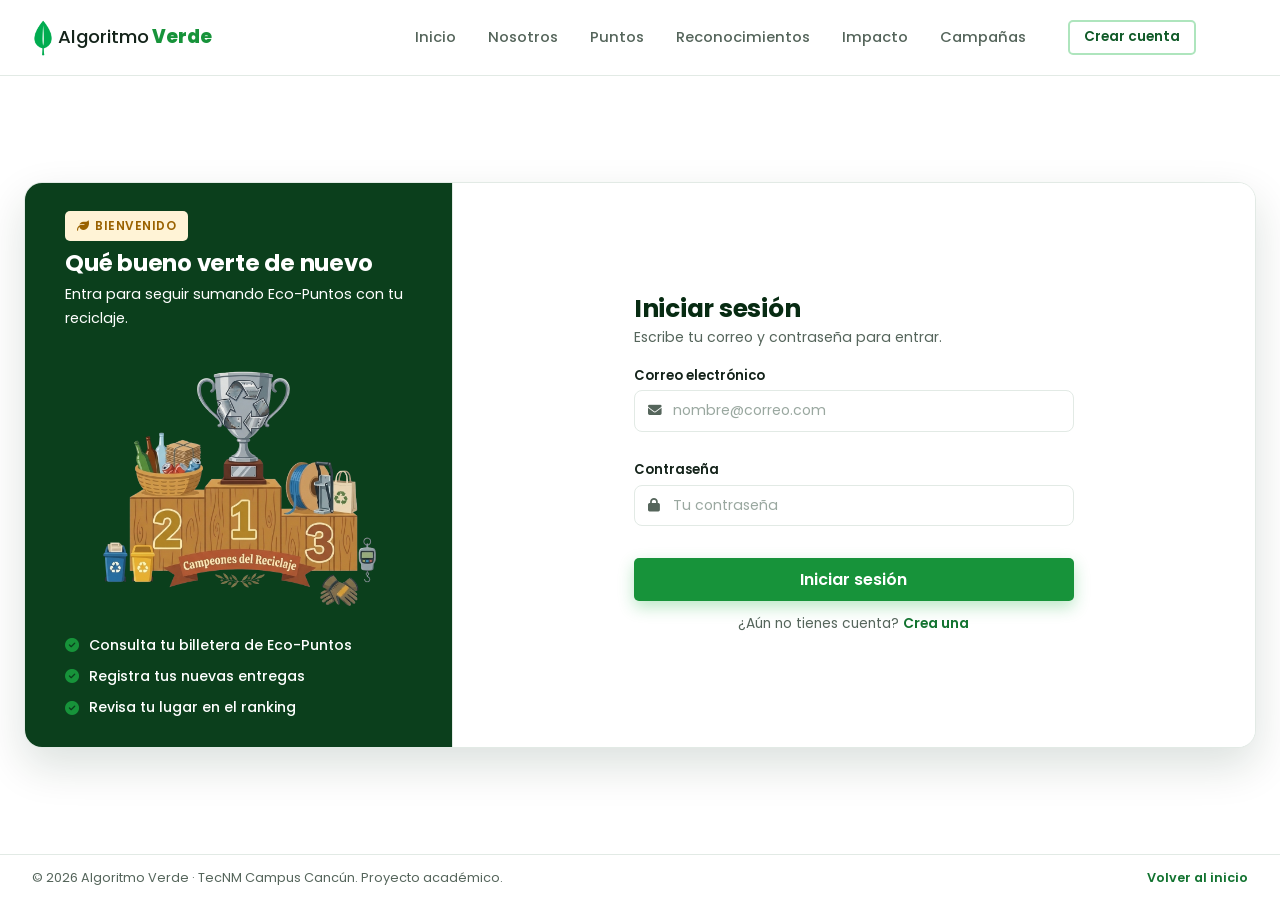
<file: frontend/pages/auth/login.html>
<!DOCTYPE html>
<html lang="es-MX">
<head>
  <meta charset="UTF-8">
  <meta name="viewport" content="width=device-width, initial-scale=1">
  <title>Iniciar sesión | Algoritmo Verde</title>
  <meta name="description" content="Inicia sesión en Algoritmo Verde para consultar tus Eco-Puntos y registrar tus entregas de reciclaje.">
  <link rel="icon" href="../../assets/icons/favicon.ico">

  <link rel="preconnect" href="https://fonts.googleapis.com">
  <link rel="preconnect" href="https://fonts.gstatic.com" crossorigin>
  <link href="https://fonts.googleapis.com/css2?family=Poppins:wght@400;500;600;700;800&display=swap" rel="stylesheet">
  <link rel="stylesheet" href="https://cdnjs.cloudflare.com/ajax/libs/font-awesome/6.5.1/css/all.min.css" integrity="sha512-DTOQO9RWCH3ppGqcWaEA1BIZOC6xxalwEsw9c2QQeAIftl+Vegovlnee1c9QX4TctnWMn13TZye+giMm8e2LwA==" crossorigin="anonymous" referrerpolicy="no-referrer" />
  <link rel="stylesheet" href="../../css/main.css">
  <link rel="stylesheet" href="../../css/pages/auth.css">
  <script src="../../js/pages/login.js" defer></script>
</head>

<body class="pagina-auth">

  <a class="saltar-contenido" href="#formulario-login">Saltar al formulario</a>

  <!-- ============ NAVBAR ============ -->
  <header class="navbar">
    <div class="contenedor navbar__inner">
      <a class="navbar__marca" href="../../../index.html" aria-label="Algoritmo Verde, ir al inicio">
        <img src="../../assets/icons/logo.png" alt="Algoritmo Verde Logo" class="navbar__logo-img">
        <span>Algoritmo<b>Verde</b></span>
      </a>

      <nav class="navbar__menu" aria-label="Principal">
        <ul>
          <li><a class="navbar__enlace" href="../../../index.html#inicio">Inicio</a></li>
          <li><a class="navbar__enlace" href="../../../index.html#quienes-somos">Nosotros</a></li>
          <li><a class="navbar__enlace" href="../../../index.html#puntos">Puntos</a></li>
          <li><a class="navbar__enlace" href="../../../index.html#reconocimientos">Reconocimientos</a></li>
          <li><a class="navbar__enlace" href="../../../index.html#impacto">Impacto</a></li>
          <li><a class="navbar__enlace" href="../../../index.html#eventos">Campañas</a></li>
        </ul>
        <a class="btn btn--secundario btn--sm" href="registro.html">Crear cuenta</a>
      </nav>
    </div>
  </header>

  <!-- ============ CONTENEDOR PRINCIPAL ============ -->
  <main class="auth">

    <div class="auth__contenedor-card">

      <!-- Panel lateral decorativo (Izquierda) -->
      <section class="auth__lateral" aria-label="Lo que te espera">
        <div class="auth__lateral-contenido">
          <span class="etiqueta etiqueta--acento"><i class="fa-solid fa-leaf"></i> Bienvenido</span>
          <h2>Qué bueno verte de nuevo</h2>
          <p>Entra para seguir sumando Eco-Puntos con tu reciclaje.</p>

          <img class="auth__ilustracion" src="../../assets/images/landing/podio.png" alt="Ilustración del podio del ranking mensual">

          <ul class="auth__beneficios">
            <li><i class="fa-solid fa-circle-check"></i> Consulta tu billetera de Eco-Puntos</li>
            <li><i class="fa-solid fa-circle-check"></i> Registra tus nuevas entregas</li>
            <li><i class="fa-solid fa-circle-check"></i> Revisa tu lugar en el ranking</li>
          </ul>
        </div>
      </section>

      <!-- Panel de Formulario (Derecha) -->
      <section class="auth__panel">
        <div class="auth__tarjeta auth__tarjeta--angosta">
          <h1 class="auth__titulo">Iniciar sesión</h1>
          <p class="auth__subtitulo">Escribe tu correo y contraseña para entrar.</p>

          <form id="formulario-login" class="auth__form" action="../../../backend/login.php" method="post" novalidate>

            <div class="campo">
              <label for="correo">Correo electrónico</label>
              <div class="campo__control">
                <i class="fa-solid fa-envelope" aria-hidden="true"></i>
                <input type="email" id="correo" name="correo" placeholder="nombre@correo.com" autocomplete="email" maxlength="120" required aria-describedby="error-correo">
              </div>
              <small class="campo__error" id="error-correo" aria-live="polite"></small>
            </div>

            <div class="campo">
              <label for="password">Contraseña</label>
              <div class="campo__control">
                <i class="fa-solid fa-lock" aria-hidden="true"></i>
                <input type="password" id="password" name="password" placeholder="Tu contraseña" autocomplete="current-password" required aria-describedby="error-password">
              </div>
              <small class="campo__error" id="error-password" aria-live="polite"></small>
            </div>

            <button type="submit" class="btn btn--primario btn--lg auth__enviar">Iniciar sesión</button>
          </form>

          <p class="auth__registro">¿Aún no tienes cuenta? <a class="auth__enlace" href="registro.html">Crea una</a></p>
        </div>
      </section>

    </div>
  </main>

  <footer class="auth__pie">
    <span>© 2026 Algoritmo Verde · TecNM Campus Cancún. Proyecto académico.</span>
    <a href="../../../index.html">Volver al inicio</a>
  </footer>

</body>
</html>
</file>
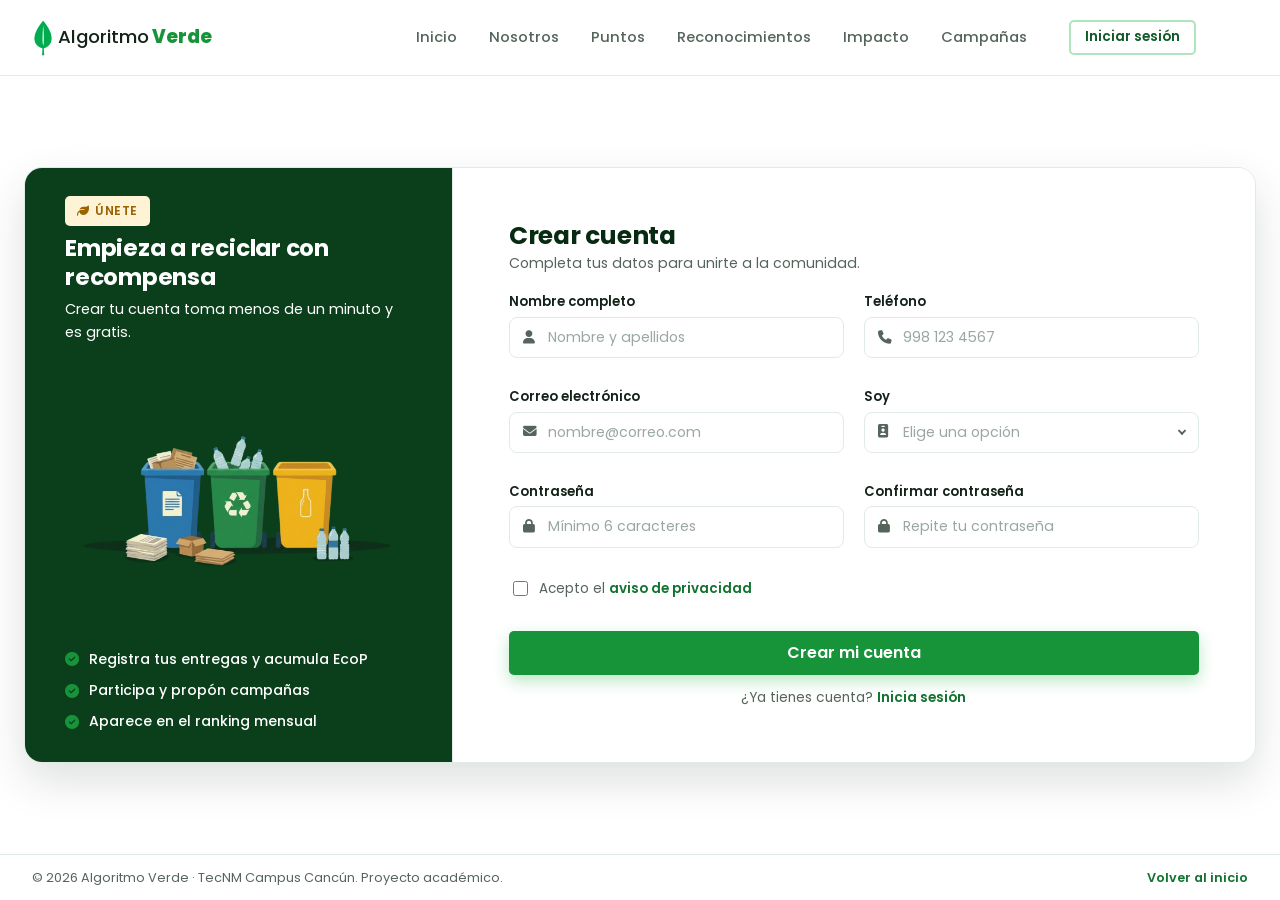
<file: frontend/pages/auth/registro.html>
<!DOCTYPE html>
<html lang="es-MX">
<head>
  <meta charset="UTF-8">
  <meta name="viewport" content="width=device-width, initial-scale=1">
  <title>Crear cuenta | Algoritmo Verde</title>
  <meta name="description" content="Crea tu cuenta en Algoritmo Verde y empieza a ganar Eco-Puntos con tu reciclaje.">
  <link rel="icon" href="../../assets/icons/favicon.ico">

  <link rel="preconnect" href="https://fonts.googleapis.com">
  <link rel="preconnect" href="https://fonts.gstatic.com" crossorigin>
  <link href="https://fonts.googleapis.com/css2?family=Poppins:wght@400;500;600;700;800&display=swap" rel="stylesheet">
  <link rel="stylesheet" href="https://cdnjs.cloudflare.com/ajax/libs/font-awesome/6.5.1/css/all.min.css" integrity="sha512-DTOQO9RWCH3ppGqcWaEA1BIZOC6xxalwEsw9c2QQeAIftl+Vegovlnee1c9QX4TctnWMn13TZye+giMm8e2LwA==" crossorigin="anonymous" referrerpolicy="no-referrer" />
  <link rel="stylesheet" href="../../css/main.css">
  <link rel="stylesheet" href="../../css/pages/auth.css">
  <script src="../../js/pages/registro.js" defer></script>
</head>

<body class="pagina-auth">

  <a class="saltar-contenido" href="#formulario-registro">Saltar al formulario</a>

  <!-- ============ NAVBAR ============ -->
  <header class="navbar">
    <div class="contenedor navbar__inner">
      <a class="navbar__marca" href="../../../index.html" aria-label="Algoritmo Verde, ir al inicio">
        <img src="../../assets/icons/logo.png" alt="Algoritmo Verde Logo" class="navbar__logo-img">
        <span>Algoritmo<b>Verde</b></span>
      </a>

      <nav class="navbar__menu" aria-label="Principal">
        <ul>
          <li><a class="navbar__enlace" href="../../../index.html#inicio">Inicio</a></li>
          <li><a class="navbar__enlace" href="../../../index.html#quienes-somos">Nosotros</a></li>
          <li><a class="navbar__enlace" href="../../../index.html#puntos">Puntos</a></li>
          <li><a class="navbar__enlace" href="../../../index.html#reconocimientos">Reconocimientos</a></li>
          <li><a class="navbar__enlace" href="../../../index.html#impacto">Impacto</a></li>
          <li><a class="navbar__enlace" href="../../../index.html#eventos">Campañas</a></li>
        </ul>
        <a class="btn btn--secundario btn--sm" href="login.html">Iniciar sesión</a>
      </nav>
    </div>
  </header>

  <!-- ============ CONTENEDOR PRINCIPAL ============ -->
  <main class="auth">
    
    <!-- TARJETA UNIFICADA QUE CONTIENE AMBAS SECCIONES -->
    <div class="auth__contenedor-card">

      <!-- Panel lateral decorativo (Izquierda) -->
      <section class="auth__lateral" aria-label="Por qué unirte">
        <div class="auth__lateral-contenido">
          <span class="etiqueta etiqueta--acento"><i class="fa-solid fa-leaf"></i> Únete</span>
          <h2>Empieza a reciclar con recompensa</h2>
          <p>Crear tu cuenta toma menos de un minuto y es gratis.</p>

          <img class="auth__ilustracion" src="../../assets/images/landing/Reciclaje.png" alt="Contenedores de reciclaje de papel, plástico y vidrio">

          <ul class="auth__beneficios">
            <li><i class="fa-solid fa-circle-check"></i> Registra tus entregas y acumula EcoP</li>
            <li><i class="fa-solid fa-circle-check"></i> Participa y propón campañas</li>
            <li><i class="fa-solid fa-circle-check"></i> Aparece en el ranking mensual</li>
          </ul>
        </div>
      </section>

      <!-- Panel de Formulario (Derecha) -->
      <section class="auth__panel">
        <div class="auth__tarjeta">
          <h1 class="auth__titulo">Crear cuenta</h1>
          <p class="auth__subtitulo">Completa tus datos para unirte a la comunidad.</p>

          <form id="formulario-registro" class="auth__form" action="../../../backend/registro.php" method="post" novalidate>

            <div class="campos-fila">
              <div class="campo">
                <label for="nombre">Nombre completo</label>
                <div class="campo__control">
                  <i class="fa-solid fa-user" aria-hidden="true"></i>
                  <input type="text" id="nombre" name="nombre" placeholder="Nombre y apellidos" autocomplete="name" minlength="3" maxlength="100" required aria-describedby="error-nombre">
                </div>
                <small class="campo__error" id="error-nombre" aria-live="polite"></small>
              </div>

              <div class="campo">
                <label for="telefono">Teléfono</label>
                <div class="campo__control">
                  <i class="fa-solid fa-phone" aria-hidden="true"></i>
                  <input type="tel" id="telefono" name="telefono" placeholder="998 123 4567" autocomplete="tel" inputmode="tel" maxlength="14" required aria-describedby="error-telefono">
                </div>
                <small class="campo__error" id="error-telefono" aria-live="polite"></small>
              </div>
            </div>

            <div class="campos-fila">
              <div class="campo">
                <label for="correo">Correo electrónico</label>
                <div class="campo__control">
                  <i class="fa-solid fa-envelope" aria-hidden="true"></i>
                  <input type="email" id="correo" name="correo" placeholder="nombre@correo.com" autocomplete="email" maxlength="120" required aria-describedby="error-correo">
                </div>
                <small class="campo__error" id="error-correo" aria-live="polite"></small>
              </div>

              <div class="campo">
                <label for="rol">Soy</label>
                <div class="campo__control campo__control--select">
                  <i class="fa-solid fa-id-badge" aria-hidden="true"></i>
                  <select id="rol" name="rol" required aria-describedby="error-rol">
                    <option value="" selected disabled>Elige una opción</option>
                    <option value="estudiante">Estudiante</option>
                    <option value="docente">Docente</option>
                    <option value="personal">Personal del plantel</option>
                    <option value="externo">Persona externa</option>
                  </select>
                </div>
                <small class="campo__error" id="error-rol" aria-live="polite"></small>
              </div>
            </div>

            <div class="campos-fila">
              <div class="campo">
                <label for="password">Contraseña</label>
                <div class="campo__control">
                  <i class="fa-solid fa-lock" aria-hidden="true"></i>
                  <input type="password" id="password" name="password" placeholder="Mínimo 6 caracteres" autocomplete="new-password" minlength="6" required aria-describedby="error-password">
                </div>
                <small class="campo__error" id="error-password" aria-live="polite"></small>
              </div>

              <div class="campo">
                <label for="password2">Confirmar contraseña</label>
                <div class="campo__control">
                  <i class="fa-solid fa-lock" aria-hidden="true"></i>
                  <input type="password" id="password2" name="password2" placeholder="Repite tu contraseña" autocomplete="new-password" required aria-describedby="error-password2">
                </div>
                <small class="campo__error" id="error-password2" aria-live="polite"></small>
              </div>
            </div>

            <div class="campo">
              <label class="auth__check">
                <input type="checkbox" id="acepto" name="acepto" value="1" required aria-describedby="error-acepto">
                <span>Acepto el <a class="auth__enlace" href="#">aviso de privacidad</a></span>
              </label>
              <small class="campo__error" id="error-acepto" aria-live="polite"></small>
            </div>

            <button type="submit" class="btn btn--primario btn--lg auth__enviar">Crear mi cuenta</button>
          </form>

          <p class="auth__registro">¿Ya tienes cuenta? <a class="auth__enlace" href="login.html">Inicia sesión</a></p>
        </div>
      </section>

    </div>
  </main>

  <footer class="auth__pie">
    <span>© 2026 Algoritmo Verde · TecNM Campus Cancún. Proyecto académico.</span>
    <a href="../../../index.html">Volver al inicio</a>
  </footer>

</body>
</html>
</file>
<file: frontend/css/main.css>
/* Punto de entrada de estilos. Importa todo en orden. */
@import url("base/variables.css");
@import url("base/reset.css");
@import url("base/typography.css");

@import url("components/botones.css");
@import url("components/cards.css");
@import url("components/navbar.css");
@import url("components/carrusel.css");
@import url("components/footer.css");

@import url("pages/landing.css");
</file>
<file: frontend/css/pages/auth.css>
.pagina-auth {
  min-height: 100vh;
  display: flex;
  flex-direction: column;
  background: white;
}

.auth {
  flex: 1;
  display: flex;
  align-items: center;
  justify-content: center;
  padding: 24px; 
}

.auth__contenedor-card {
  display: grid;
  grid-template-columns: .8fr 1.5fr; /* panel verde angosto, formulario ancho */
  width: 100%;
  max-width: 1320px;
  background: var(--blanco, #ffffff);
  border-radius: var(--radio-lg, 16px);
  border: 1px solid var(--borde, #e2e8f0);
  box-shadow: var(--sombra-lg, 0 10px 25px -5px rgba(0, 0, 0, 0.08));
  overflow: hidden; /* Corta los bordes del panel lateral verde */
}

/* ---------- Panel lateral decorativo (Izquierda) ---------- */
.auth__lateral {
  display: flex;
  align-items: center;
  justify-content: center;
  padding: 28px 40px;
  background: var(--verde-900);
  border-right: 1px solid var(--borde, #e2e8f0);
}

.auth__lateral-contenido { 
  max-width: 440px; 
  width: 100%;
}

.auth__lateral h2 {
  font-size: clamp(1.35rem, 1.8vw, 1.7rem);
  color: white;
  margin: 8px 0 6px;
  line-height: 1.25;
}

.auth__lateral p { 
  color: white; 
  font-size: .9rem; 
}

.auth__ilustracion {
  width: 100%;
  max-width: 310px; 
  height: auto;
  margin: 10px auto;
  display: block;
}

.auth__beneficios { 
  display: grid; 
  gap: 8px; 
  margin-top: 12px;
}

.auth__beneficios li { 
  display: flex; 
  align-items: center; 
  gap: 10px; 
  font-size: .88rem; 
  font-weight: 500; 
  color: white; 
}

.auth__beneficios i { 
  color: var(--verde-600, #16a34a); 
}

/* ---------- Panel del formulario (Derecha) ---------- */
.auth__panel {
  display: flex;
  align-items: center;
  justify-content: center;
  padding: 28px 56px; 
  background: var(--blanco, #ffffff);
}

.auth__tarjeta {
  width: 100%;
}

/* Formularios cortos (login): campos de un ancho cómodo en lugar de ocupar todo el panel */
.auth__tarjeta--angosta {
  max-width: 440px;
}

.auth__titulo { 
  font-size: 1.55rem; 
  color: var(--verde-950, #052e16);
}

.auth__subtitulo { 
  color: var(--texto-suave, #475569); 
  font-size: .88rem; 
  margin: 2px 0 16px; 
}

.auth__form { 
  display: grid; 
  gap: 10px; /* Reducción de espacio entre campos */
}

/* ---------- Campos e Inputs ---------- */
.campo { 
  display: grid; 
  gap: 4px; 
  align-content: start; 
}

.campo label { 
  font-size: .82rem; 
  font-weight: 600; 
  color: var(--texto, #1e293b);
}

.campo__opcional { 
  font-weight: 400; 
  color: var(--texto-suave, #475569); 
}

.campos-fila { 
  display: grid; 
  grid-template-columns: 1fr 1fr; 
  gap: 12px 20px; 
}

.campo__control { 
  position: relative; 
}

.campo__control > i {
  position: absolute;
  left: 14px; 
  top: 50%;
  transform: translateY(-50%);
  color: var(--texto-suave, #475569);
  font-size: .85rem;
  pointer-events: none;
  transition: color var(--transicion, 0.2s);
}

.campo__control input,
.campo__control select,
.campo__control textarea {
  width: 100%;
  padding: 8px 12px 8px 38px; /* Inputs ligeramente más delgados */
  font: inherit;
  font-size: .88rem;
  color: var(--texto, #1e293b);
  background: var(--blanco, #ffffff);
  border: 1.5px solid var(--borde, #cbd5e1);
  border-radius: 8px;
  transition: border-color var(--transicion, 0.2s), box-shadow var(--transicion, 0.2s);
}

.campo__control select { 
  appearance: none; 
  cursor: pointer; 
  padding-right: 34px; 
}

.campo__control--select::after {
  content: "";
  position: absolute;
  right: 14px; 
  top: 50%;
  width: 6px; 
  height: 6px;
  border-right: 2px solid var(--texto-suave, #475569);
  border-bottom: 2px solid var(--texto-suave, #475569);
  transform: translateY(-70%) rotate(45deg);
  pointer-events: none;
}

.campo__control textarea { 
  padding-left: 12px; 
  resize: vertical; 
  min-height: 58px; /* Textarea menos alta */
  line-height: 1.4; 
}

.campo__control ::placeholder { 
  color: #9aa8a0; 
}

.campo__control select:invalid { 
  color: #9aa8a0; 
}

.campo__control select option { 
  color: var(--texto, #1e293b); 
}

.campo__control input:hover, 
.campo__control select:hover, 
.campo__control textarea:hover { 
  border-color: var(--verde-200, #a7f3d0); 
}

.campo__control input:focus, 
.campo__control select:focus, 
.campo__control textarea:focus {
  outline: none;
  border-color: var(--verde-500, #22c55e);
  box-shadow: 0 0 0 3px rgba(34, 197, 94, .18);
}

.campo__control:focus-within > i {
  color: var(--verde-600, #16a34a);
}

/* ---------- Mensajes de validación ---------- */
/* El espacio del mensaje está reservado para que el formulario no "brinque" al aparecer. */
.campo__error {
  min-height: 1.15em;
  font-size: .75rem;
  line-height: 1.15;
  color: var(--error);
}

.campo__control .campo--invalido,
.campo__control .campo--invalido:hover {
  border-color: var(--error);
}

.campo__control .campo--invalido:focus {
  border-color: var(--error);
  box-shadow: 0 0 0 3px rgba(192, 57, 43, .15);
}

.campo__control:has(.campo--invalido) > i {
  color: var(--error);
}

/* ---------- Checkbox y Botones ---------- */
.campo .auth__check {
  display: inline-flex;
  align-items: center;
  gap: 8px;
  cursor: pointer;
  color: var(--texto-suave, #475569);
  font-size: .84rem;
  font-weight: 400;
  margin-top: 2px;
}

.auth__check input { 
  width: 15px; 
  height: 15px; 
  flex: none; 
  accent-color: var(--verde-600, #16a34a); 
}

.auth__enlace { 
  color: var(--verde-700, #15803d); 
  font-weight: 600; 
}

.auth__enlace:hover { 
  color: var(--verde-500, #22c55e); 
  text-decoration: underline; 
}

.auth__enviar { 
  width: 100%; 
  margin-top: 4px; 
  padding-block: 10px; /* Botón estilizado sin altura excesiva */
}

.auth__registro { 
  margin-top: 12px; 
  text-align: center; 
  font-size: .86rem; 
  color: var(--texto-suave, #475569); 
}

/* ---------- Pie de página ---------- */
.auth__pie {
  display: flex;
  justify-content: space-between;
  gap: 16px;
  flex-wrap: wrap;
  padding: 12px 32px;
  font-size: .8rem;
  color: var(--texto-suave, #475569);
  background: var(--blanco, #ffffff);
  border-top: 1px solid var(--borde, #e2e8f0);
}

.auth__pie a { 
  color: var(--verde-700, #15803d); 
  font-weight: 600; 
}

/* ---------- Responsivo ---------- */
@media (max-width: 900px) {
  .auth__contenedor-card { 
    grid-template-columns: 1fr; 
    max-width: 520px;
  }
  
  .auth__lateral {
    padding: 24px 20px;
    border-right: none;
    border-bottom: 1px solid var(--borde, #e2e8f0);
  }

  .auth__panel {
    padding: 24px 20px;
  }
}

@media (max-width: 600px) {
  .auth {
    padding: 12px 8px;
  }
  
  .campos-fila { 
    grid-template-columns: 1fr; 
  }
}
</file>
